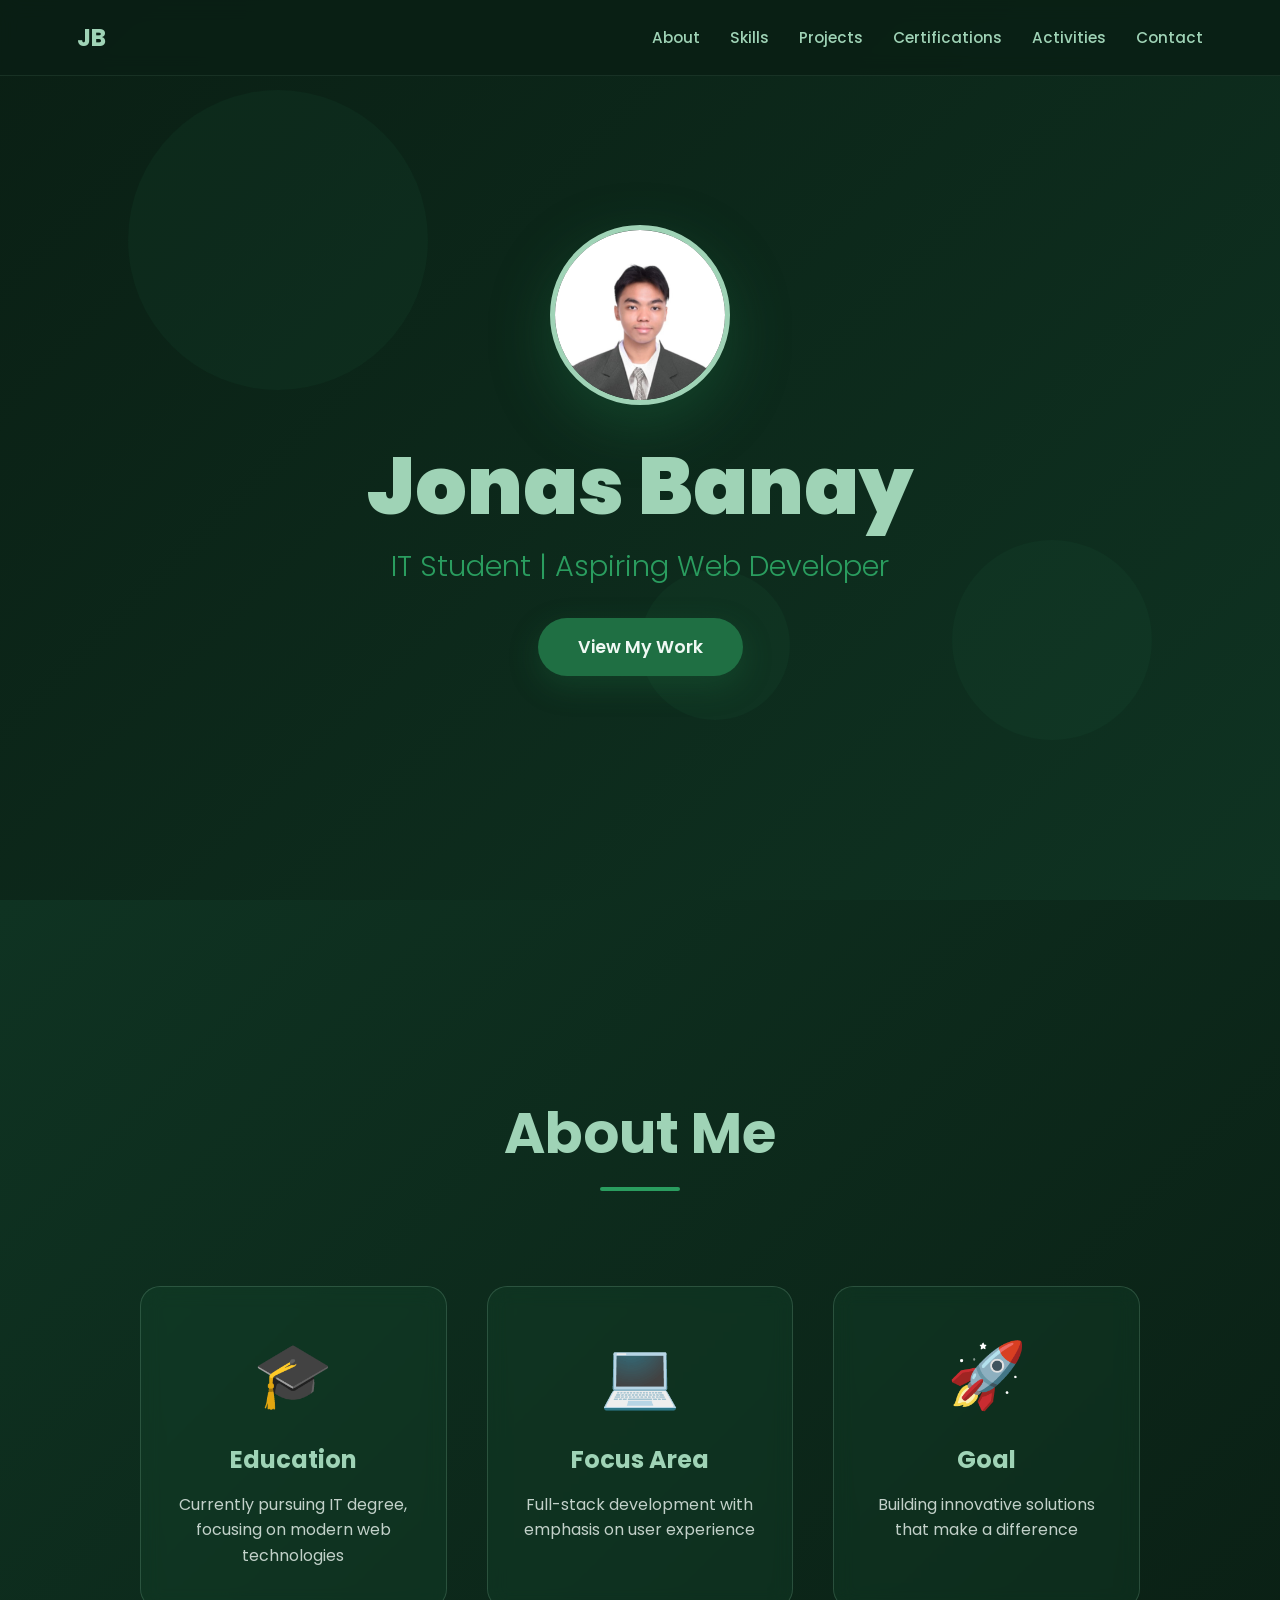
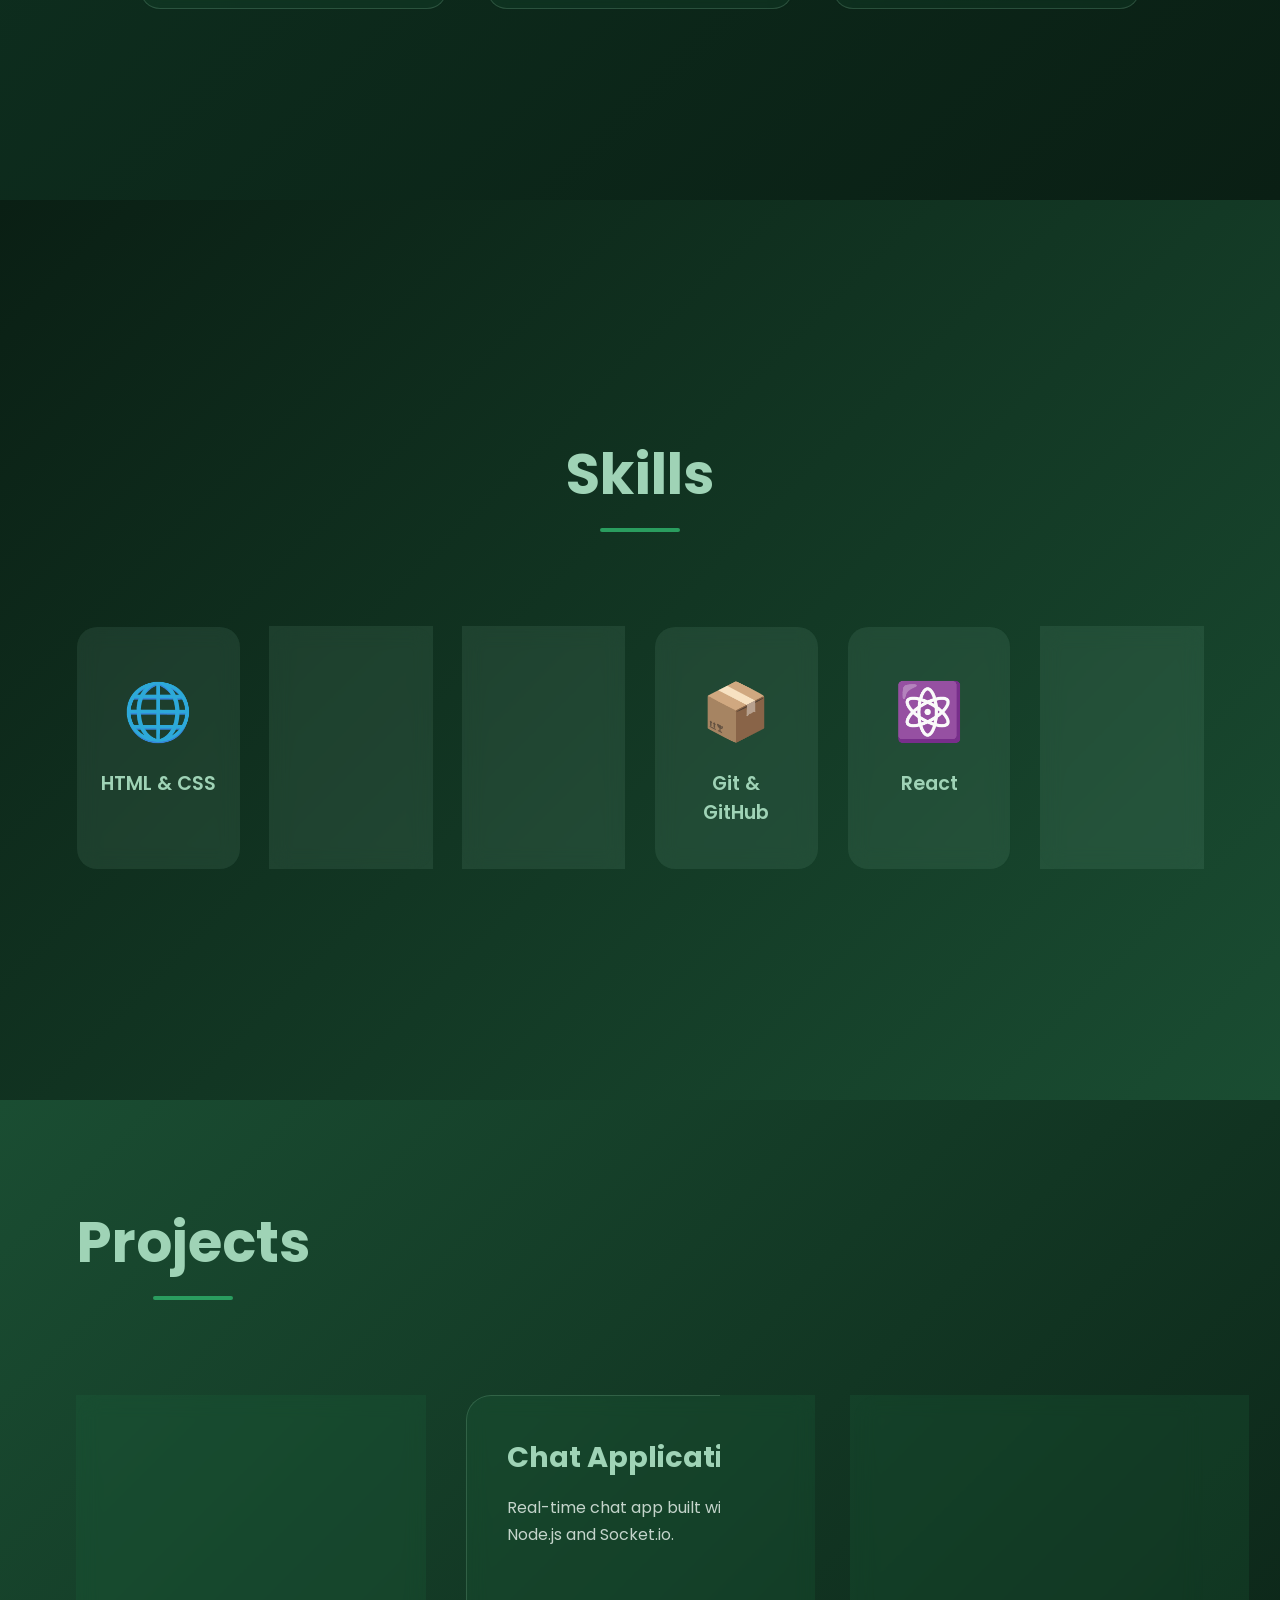
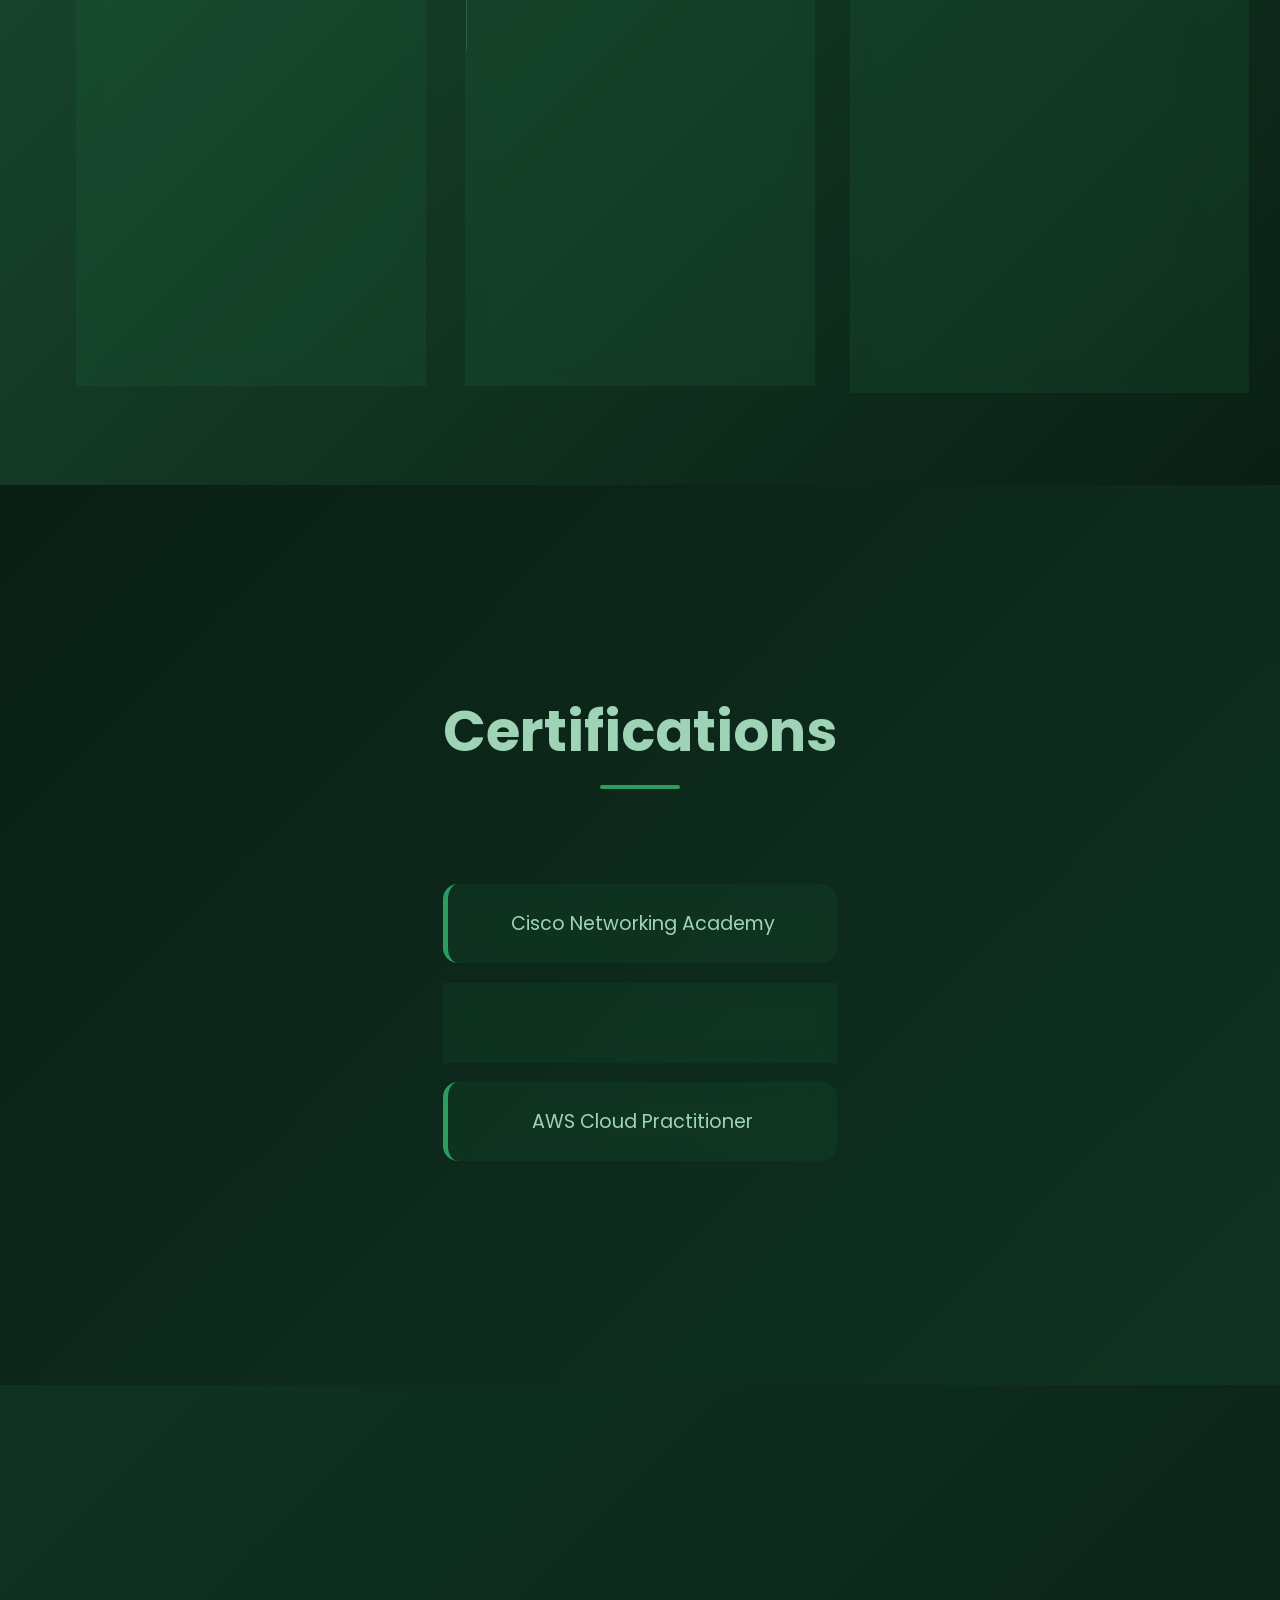
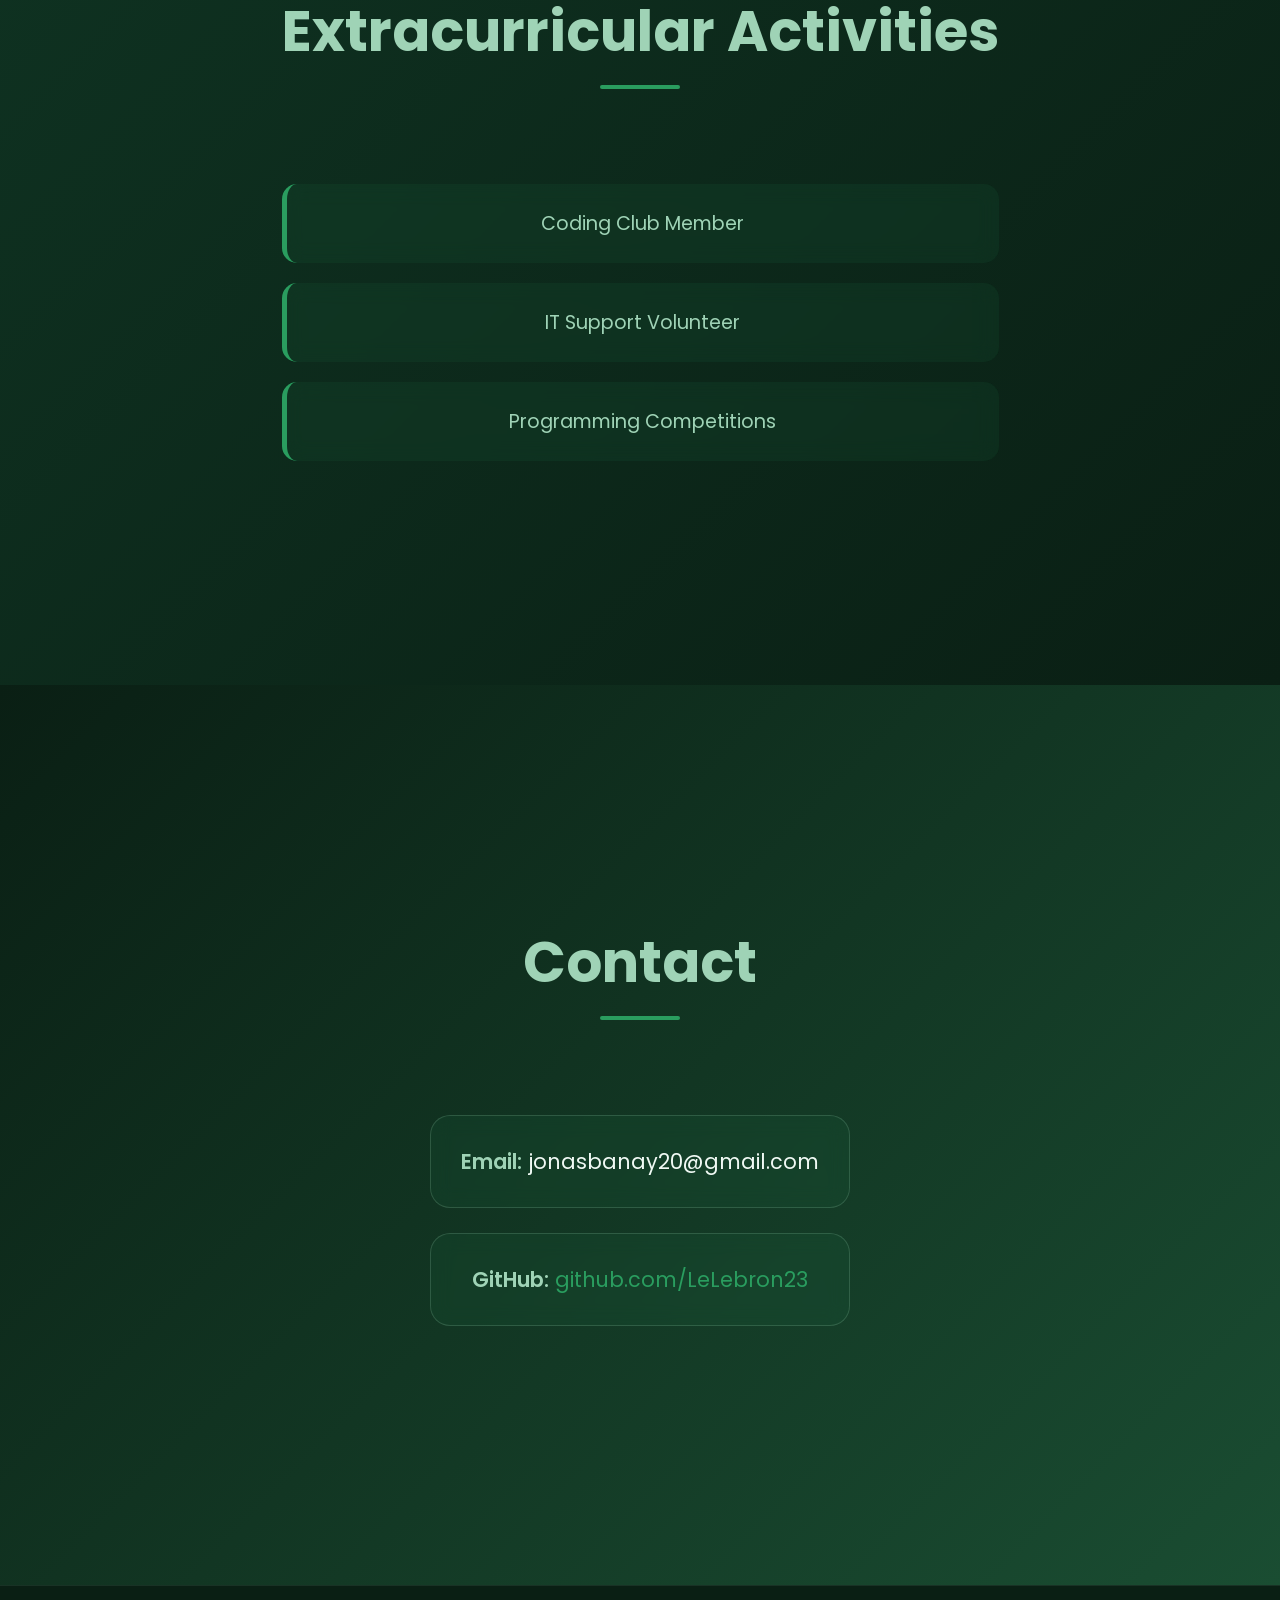
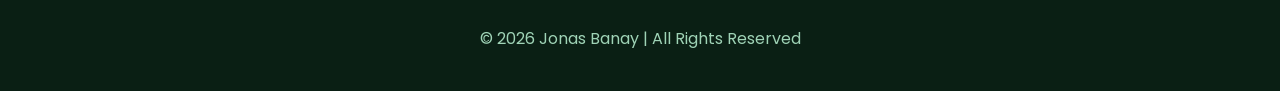
<file: index.html>
<!DOCTYPE html>
<html lang="en">
<head>
<meta charset="UTF-8">
<title>Jonas Banay | IT Portfolio</title>
<meta name="viewport" content="width=device-width, initial-scale=1.0">

<link href="https://fonts.googleapis.com/css2?family=Poppins:wght@300;400;600;700;900&display=swap" rel="stylesheet">

<style>
* {
    margin: 0;
    padding: 0;
    box-sizing: border-box;
}

:root {
    --primary: #1F6F43;
    --primary-light: #2a9d5f;
    --accent: #9FD3B6;
    --dark: #0a1f14;
    --light: #f0f9f4;
}

body {
    font-family: 'Poppins', sans-serif;
    overflow-x: hidden;
    scroll-behavior: smooth;
    background: var(--dark);
    color: var(--light);
}

/* ===== NAVIGATION ===== */
nav {
    position: fixed;
    top: 0;
    width: 100%;
    padding: 20px 6%;
    display: flex;
    justify-content: space-between;
    align-items: center;
    z-index: 1000;
    background: rgba(10, 31, 20, 0.85);
    backdrop-filter: blur(10px);
    border-bottom: 1px solid rgba(159, 211, 182, 0.1);
}

.logo {
    font-size: 1.5rem;
    font-weight: 700;
    color: var(--accent);
    text-decoration: none;
}

.nav-links {
    display: flex;
    gap: 30px;
    list-style: none;
}

.nav-links a {
    color: var(--accent);
    text-decoration: none;
    font-weight: 500;
    font-size: 0.95rem;
    transition: color 0.3s ease;
    position: relative;
}

.nav-links a::after {
    content: '';
    position: absolute;
    bottom: -5px;
    left: 0;
    width: 0;
    height: 2px;
    background: var(--primary-light);
    transition: width 0.3s ease;
}

.nav-links a:hover::after {
    width: 100%;
}

.nav-links a:hover {
    color: var(--primary-light);
}

/* ===== FULL SCREEN SECTIONS ===== */
section {
    min-height: 100vh;
    display: flex;
    align-items: center;
    justify-content: center;
    position: relative;
    padding: 100px 6%;
}

/* ===== HERO SECTION ===== */
#hero {
    background: linear-gradient(135deg, var(--dark) 0%, #0f3322 100%);
    overflow: hidden;
}

.hero-content {
    max-width: 1200px;
    text-align: center;
    z-index: 2;
    position: relative;
}

.profile-pic {
    width: 180px;
    height: 180px;
    border-radius: 50%;
    border: 5px solid var(--accent);
    margin-bottom: 30px;
    animation: float 3s ease-in-out infinite;
    box-shadow: 0 20px 60px rgba(31, 111, 67, 0.4);
}

@keyframes float {
    0%, 100% { transform: translateY(0px); }
    50% { transform: translateY(-20px); }
}

.hero-content h1 {
    font-size: 5rem;
    font-weight: 900;
    color: var(--accent);
    margin-bottom: 15px;
    line-height: 1.1;
}

.hero-content .subtitle {
    font-size: 1.8rem;
    color: var(--primary-light);
    margin-bottom: 30px;
    font-weight: 300;
}

.cta-button {
    display: inline-block;
    padding: 16px 40px;
    background: var(--primary);
    color: var(--light);
    text-decoration: none;
    border-radius: 50px;
    font-weight: 600;
    font-size: 1.1rem;
    transition: all 0.3s ease;
    box-shadow: 0 10px 30px rgba(31, 111, 67, 0.3);
}

.cta-button:hover {
    background: var(--primary-light);
    transform: translateY(-3px);
    box-shadow: 0 15px 40px rgba(42, 157, 95, 0.5);
}

/* Animated Background */
.hero-bg {
    position: absolute;
    width: 100%;
    height: 100%;
    overflow: hidden;
    top: 0;
    left: 0;
}

.circle {
    position: absolute;
    border-radius: 50%;
    background: rgba(31, 111, 67, 0.1);
    animation: drift 20s infinite;
}

.circle:nth-child(1) {
    width: 300px;
    height: 300px;
    top: 10%;
    left: 10%;
    animation-duration: 25s;
}

.circle:nth-child(2) {
    width: 200px;
    height: 200px;
    top: 60%;
    right: 10%;
    animation-duration: 30s;
    animation-delay: -10s;
}

.circle:nth-child(3) {
    width: 150px;
    height: 150px;
    bottom: 20%;
    left: 50%;
    animation-duration: 20s;
    animation-delay: -5s;
}

@keyframes drift {
    0%, 100% { transform: translate(0, 0); }
    25% { transform: translate(50px, -50px); }
    50% { transform: translate(-30px, -80px); }
    75% { transform: translate(30px, -30px); }
}

/* ===== ABOUT SECTION ===== */
#about {
    background: linear-gradient(135deg, #0f3322 0%, var(--dark) 100%);
}

.about-container {
    max-width: 1200px;
    text-align: center;
}

.section-title {
    font-size: 3.5rem;
    font-weight: 700;
    color: var(--accent);
    margin-bottom: 60px;
    position: relative;
    display: inline-block;
}

.section-title::after {
    content: '';
    position: absolute;
    bottom: -15px;
    left: 50%;
    transform: translateX(-50%);
    width: 80px;
    height: 4px;
    background: var(--primary-light);
    border-radius: 2px;
}

.highlights-grid {
    display: grid;
    grid-template-columns: repeat(3, 1fr);
    gap: 40px;
    margin-top: 50px;
    max-width: 1000px;
    margin-left: auto;
    margin-right: auto;
}

@media (max-width: 900px) {
    .highlights-grid {
        grid-template-columns: 1fr;
    }
}

.highlight-card {
    background: rgba(31, 111, 67, 0.15);
    padding: 40px 30px;
    border-radius: 20px;
    backdrop-filter: blur(10px);
    border: 1px solid rgba(159, 211, 182, 0.2);
    transition: all 0.4s ease;
}

.highlight-card:hover {
    transform: translateY(-15px) scale(1.02);
    background: rgba(31, 111, 67, 0.25);
    border-color: var(--accent);
    box-shadow: 0 20px 60px rgba(31, 111, 67, 0.4);
}

.highlight-card .icon {
    font-size: 4rem;
    margin-bottom: 20px;
    display: block;
}

.highlight-card h3 {
    font-size: 1.5rem;
    color: var(--accent);
    margin-bottom: 15px;
}

.highlight-card p {
    color: rgba(240, 249, 244, 0.8);
    line-height: 1.6;
}

/* ===== SKILLS SECTION ===== */
#skills {
    background: linear-gradient(135deg, var(--dark) 0%, #1a4d32 100%);
}

.skills-container {
    max-width: 1200px;
    text-align: center;
    width: 100%;
}

.skills-grid {
    display: grid;
    grid-template-columns: repeat(auto-fit, minmax(160px, 1fr));
    gap: 30px;
    margin-top: 50px;
}

.skill-card {
    background: rgba(159, 211, 182, 0.1);
    padding: 40px 20px;
    border-radius: 20px;
    backdrop-filter: blur(10px);
    border: 2px solid transparent;
    transition: all 0.4s ease;
    position: relative;
    overflow: hidden;
}

.skill-card::before {
    content: '';
    position: absolute;
    top: 0;
    left: 0;
    width: 100%;
    height: 100%;
    background: linear-gradient(135deg, transparent 0%, rgba(42, 157, 95, 0.2) 100%);
    opacity: 0;
    transition: opacity 0.4s ease;
}

.skill-card:hover::before {
    opacity: 1;
}

.skill-card:hover {
    transform: translateY(-12px) rotate(2deg);
    border-color: var(--accent);
    box-shadow: 0 20px 50px rgba(31, 111, 67, 0.5);
}

.skill-icon {
    font-size: 3.5rem;
    margin-bottom: 15px;
    display: block;
    filter: grayscale(0.3);
    transition: filter 0.3s ease;
}

.skill-card:hover .skill-icon {
    filter: grayscale(0);
}

.skill-card h3 {
    font-size: 1.2rem;
    color: var(--accent);
    font-weight: 600;
}

/* ===== PROJECTS SECTION ===== */
#projects {
    background: linear-gradient(135deg, #1a4d32 0%, var(--dark) 100%);
}

.projects-container {
    max-width: 1200px;
    width: 100%;
}

.projects-grid {
    display: grid;
    grid-template-columns: repeat(auto-fit, minmax(320px, 1fr));
    gap: 40px;
    margin-top: 50px;
}

.project-card {
    background: rgba(31, 111, 67, 0.2);
    padding: 40px;
    border-radius: 25px;
    backdrop-filter: blur(10px);
    border: 1px solid rgba(159, 211, 182, 0.2);
    transition: all 0.4s ease;
}

.project-card:hover {
    transform: translateY(-10px);
    background: rgba(31, 111, 67, 0.3);
    box-shadow: 0 25px 70px rgba(31, 111, 67, 0.5);
}

.project-card h3 {
    font-size: 1.8rem;
    color: var(--accent);
    margin-bottom: 15px;
}

.project-card p {
    color: rgba(240, 249, 244, 0.8);
    line-height: 1.7;
    margin-bottom: 20px;
}

/* ===== SNAKE GAME (SCOPED) ===== */
.snake-game {
    text-align: center;
    margin-top: 20px;
}

.snake-game .score-board {
    background: rgba(31, 111, 67, 0.5);
    color: var(--accent);
    padding: 10px;
    border-radius: 10px;
    margin-bottom: 15px;
    font-weight: bold;
    font-size: 1.1rem;
}

.snake-game canvas {
    background-color: #9bbc0f;
    border: 4px solid var(--primary);
    border-radius: 15px;
    box-shadow: 0 10px 30px rgba(0, 0, 0, 0.5);
}

.snake-game .gameOverScreen {
    display: none;
    position: absolute;
    inset: 0;
    background: rgba(10, 31, 20, 0.95);
    color: var(--accent);
    justify-content: center;
    align-items: center;
    flex-direction: column;
    border-radius: 15px;
}

.snake-game .gameOverScreen.show {
    display: flex;
}

.snake-game .gameOverScreen p {
    font-size: 2rem;
    margin-bottom: 20px;
    font-weight: 700;
}

.snake-game button {
    background: var(--primary);
    color: var(--light);
    border: none;
    padding: 12px 30px;
    border-radius: 25px;
    font-weight: bold;
    cursor: pointer;
    font-size: 1rem;
    transition: all 0.3s ease;
}

.snake-game button:hover {
    background: var(--primary-light);
    transform: scale(1.05);
}

/* ===== CERTIFICATIONS SECTION ===== */
#certifications {
    background: linear-gradient(135deg, var(--dark) 0%, #0f3322 100%);
}

.cert-container {
    max-width: 900px;
    text-align: center;
}

.cert-list {
    list-style: none;
    margin-top: 50px;
}

.cert-list li {
    background: rgba(31, 111, 67, 0.15);
    padding: 25px 40px;
    margin-bottom: 20px;
    border-radius: 15px;
    border-left: 5px solid var(--primary-light);
    font-size: 1.2rem;
    color: var(--accent);
    transition: all 0.3s ease;
    backdrop-filter: blur(10px);
}

.cert-list li:hover {
    transform: translateX(10px);
    background: rgba(31, 111, 67, 0.25);
    border-left-color: var(--accent);
}

/* ===== ACTIVITIES SECTION ===== */
#activities {
    background: linear-gradient(135deg, #0f3322 0%, var(--dark) 100%);
}

.activities-container {
    max-width: 900px;
    text-align: center;
}

.activities-list {
    list-style: none;
    margin-top: 50px;
}

.activities-list li {
    background: rgba(31, 111, 67, 0.15);
    padding: 25px 40px;
    margin-bottom: 20px;
    border-radius: 15px;
    border-left: 5px solid var(--primary-light);
    font-size: 1.2rem;
    color: var(--accent);
    transition: all 0.3s ease;
    backdrop-filter: blur(10px);
}

.activities-list li:hover {
    transform: translateX(10px);
    background: rgba(31, 111, 67, 0.25);
    border-left-color: var(--accent);
}

/* ===== CONTACT SECTION ===== */
#contact {
    background: linear-gradient(135deg, var(--dark) 0%, #1a4d32 100%);
}

.contact-container {
    max-width: 800px;
    text-align: center;
}

.contact-info {
    margin-top: 50px;
}

.contact-item {
    background: rgba(31, 111, 67, 0.15);
    padding: 30px;
    margin-bottom: 25px;
    border-radius: 20px;
    font-size: 1.3rem;
    backdrop-filter: blur(10px);
    border: 1px solid rgba(159, 211, 182, 0.2);
    transition: all 0.3s ease;
}

.contact-item:hover {
    background: rgba(31, 111, 67, 0.25);
    transform: scale(1.02);
}

.contact-item strong {
    color: var(--accent);
    font-weight: 600;
}

.contact-item a {
    color: var(--primary-light);
    text-decoration: none;
    transition: color 0.3s ease;
}

.contact-item a:hover {
    color: var(--accent);
}

/* ===== FOOTER ===== */
footer {
    background: var(--dark);
    color: var(--accent);
    text-align: center;
    padding: 40px;
    border-top: 1px solid rgba(159, 211, 182, 0.1);
}

/* ===== RESPONSIVE ===== */
@media (max-width: 768px) {
    .hero-content h1 {
        font-size: 3rem;
    }
    
    .hero-content .subtitle {
        font-size: 1.3rem;
    }
    
    .section-title {
        font-size: 2.5rem;
    }
    
    .nav-links {
        gap: 15px;
    }
    
    .nav-links a {
        font-size: 0.85rem;
    }
    
    section {
        padding: 80px 5%;
    }
}
</style>
</head>

<body>

<!-- Navigation -->
<nav>
    <a href="#hero" class="logo">JB</a>
    <ul class="nav-links">
        <li><a href="#about">About</a></li>
        <li><a href="#skills">Skills</a></li>
        <li><a href="#projects">Projects</a></li>
        <li><a href="#certifications">Certifications</a></li>
        <li><a href="#activities">Activities</a></li>
        <li><a href="#contact">Contact</a></li>
    </ul>
</nav>

<!-- Hero Section -->
<section id="hero">
    <div class="hero-bg">
        <div class="circle"></div>
        <div class="circle"></div>
        <div class="circle"></div>
    </div>
    <div class="hero-content">
        <img src="profile.jpg" alt="Jonas Banay" class="profile-pic">
        <h1>Jonas Banay</h1>
        <p class="subtitle">IT Student | Aspiring Web Developer</p>
        <a href="#projects" class="cta-button">View My Work</a>
    </div>
</section>

<!-- About Section -->
<section id="about">
    <div class="about-container">
        <h2 class="section-title">About Me</h2>
        <div class="highlights-grid">
            <div class="highlight-card">
                <span class="icon">🎓</span>
                <h3>Education</h3>
                <p>Currently pursuing IT degree, focusing on modern web technologies</p>
            </div>
            <div class="highlight-card">
                <span class="icon">💻</span>
                <h3>Focus Area</h3>
                <p>Full-stack development with emphasis on user experience</p>
            </div>
            <div class="highlight-card">
                <span class="icon">🚀</span>
                <h3>Goal</h3>
                <p>Building innovative solutions that make a difference</p>
            </div>
        </div>
    </div>
</section>

<!-- Skills Section -->
<section id="skills">
    <div class="skills-container">
        <h2 class="section-title">Skills</h2>
        <div class="skills-grid">
            <div class="skill-card">
                <span class="skill-icon">🌐</span>
                <h3>HTML & CSS</h3>
            </div>
            <div class="skill-card">
                <span class="skill-icon">⚡</span>
                <h3>JavaScript</h3>
            </div>
            <div class="skill-card">
                <span class="skill-icon">🐍</span>
                <h3>Python</h3>
            </div>
            <div class="skill-card">
                <span class="skill-icon">📦</span>
                <h3>Git & GitHub</h3>
            </div>
            <div class="skill-card">
                <span class="skill-icon">⚛️</span>
                <h3>React</h3>
            </div>
            <div class="skill-card">
                <span class="skill-icon">🟢</span>
                <h3>Node.js</h3>
            </div>
        </div>
    </div>
</section>

<!-- Projects Section -->
<section id="projects">
    <div class="projects-container">
        <h2 class="section-title">Projects</h2>
        <div class="projects-grid">
            <div class="project-card">
                <h3>Portfolio Website</h3>
                <p>Responsive portfolio using HTML, CSS, and JavaScript.</p>
            </div>

            <div class="project-card">
                <h3>Chat Application</h3>
                <p>Real-time chat app built with Node.js and Socket.io.</p>
            </div>

            <!-- SNAKE GAME PROJECT -->
            <div class="project-card">
                <h3>Snake Game</h3>
                <p>Classic Snake game built with JavaScript & Canvas.</p>

                <div class="snake-game">
                    <div class="score-board">Score: <span class="score">0</span></div>
                    <div style="position:relative">
                        <canvas width="300" height="300"></canvas>
                        <div class="gameOverScreen">
                            <p>Game Over</p>
                            <button>Play Again</button>
                        </div>
                    </div>
                </div>
            </div>
        </div>
    </div>
</section>

<!-- Certifications Section -->
<section id="certifications">
    <div class="cert-container">
        <h2 class="section-title">Certifications</h2>
        <ul class="cert-list">
            <li>Cisco Networking Academy</li>
            <li>Web Development Bootcamp</li>
            <li>AWS Cloud Practitioner</li>
        </ul>
    </div>
</section>

<!-- Activities Section -->
<section id="activities">
    <div class="activities-container">
        <h2 class="section-title">Extracurricular Activities</h2>
        <ul class="activities-list">
            <li>Coding Club Member</li>
            <li>IT Support Volunteer</li>
            <li>Programming Competitions</li>
        </ul>
    </div>
</section>

<!-- Contact Section -->
<section id="contact">
    <div class="contact-container">
        <h2 class="section-title">Contact</h2>
        <div class="contact-info">
            <div class="contact-item">
                <strong>Email:</strong> jonasbanay20@gmail.com
            </div>
            <div class="contact-item">
                <strong>GitHub:</strong> <a href="https://github.com/LeLebron23" target="_blank">github.com/LeLebron23</a>
            </div>
        </div>
    </div>
</section>

<footer>
    <p>&copy; 2026 Jonas Banay | All Rights Reserved</p>
</footer>

<script>
(() => {
    const game = document.querySelector('.snake-game');
    const canvas = game.querySelector('canvas');
    const ctx = canvas.getContext('2d');
    const scoreEl = game.querySelector('.score');
    const gameOverScreen = game.querySelector('.gameOverScreen');
    const btn = game.querySelector('button');

    const size = 15;
    let snake, food, dir, score, loop;

    function start() {
        snake = [{x:5,y:5},{x:4,y:5},{x:3,y:5}];
        dir = 'RIGHT';
        score = 0;
        scoreEl.textContent = score;
        gameOverScreen.classList.remove('show');
        spawn();
        clearInterval(loop);
        loop = setInterval(update, 120);
    }

    function spawn() {
        food = {x:Math.floor(Math.random()*20),y:Math.floor(Math.random()*20)};
    }

    function update() {
        const h = {...snake[0]};
        if(dir==='UP')h.y--;
        if(dir==='DOWN')h.y++;
        if(dir==='LEFT')h.x--;
        if(dir==='RIGHT')h.x++;

        if(h.x<0||h.y<0||h.x>=20||h.y>=20||snake.some(s=>s.x===h.x&&s.y===h.y)){
            clearInterval(loop);
            gameOverScreen.classList.add('show');
            return;
        }

        snake.unshift(h);
        if(h.x===food.x&&h.y===food.y){
            score+=10;
            scoreEl.textContent=score;
            spawn();
        } else snake.pop();

        ctx.fillStyle='#9bbc0f';
        ctx.fillRect(0,0,300,300);
        ctx.fillStyle='#306230';
        ctx.fillRect(food.x*size,food.y*size,size,size);
        snake.forEach((s,i)=>{
            ctx.fillStyle=i? '#306230':'#1F6F43';
            ctx.fillRect(s.x*size,s.y*size,size,size);
        });
    }

    document.addEventListener('keydown', e => {
        if (['ArrowUp','ArrowDown','ArrowLeft','ArrowRight'].includes(e.key)) {
            e.preventDefault();
        }

        if(e.key==='ArrowUp'&&dir!=='DOWN')dir='UP';
        if(e.key==='ArrowDown'&&dir!=='UP')dir='DOWN';
        if(e.key==='ArrowLeft'&&dir!=='RIGHT')dir='LEFT';
        if(e.key==='ArrowRight'&&dir!=='LEFT')dir='RIGHT';
    });

    btn.onclick = start;
    start();
})();
</script>

</body>
</html>
</file>
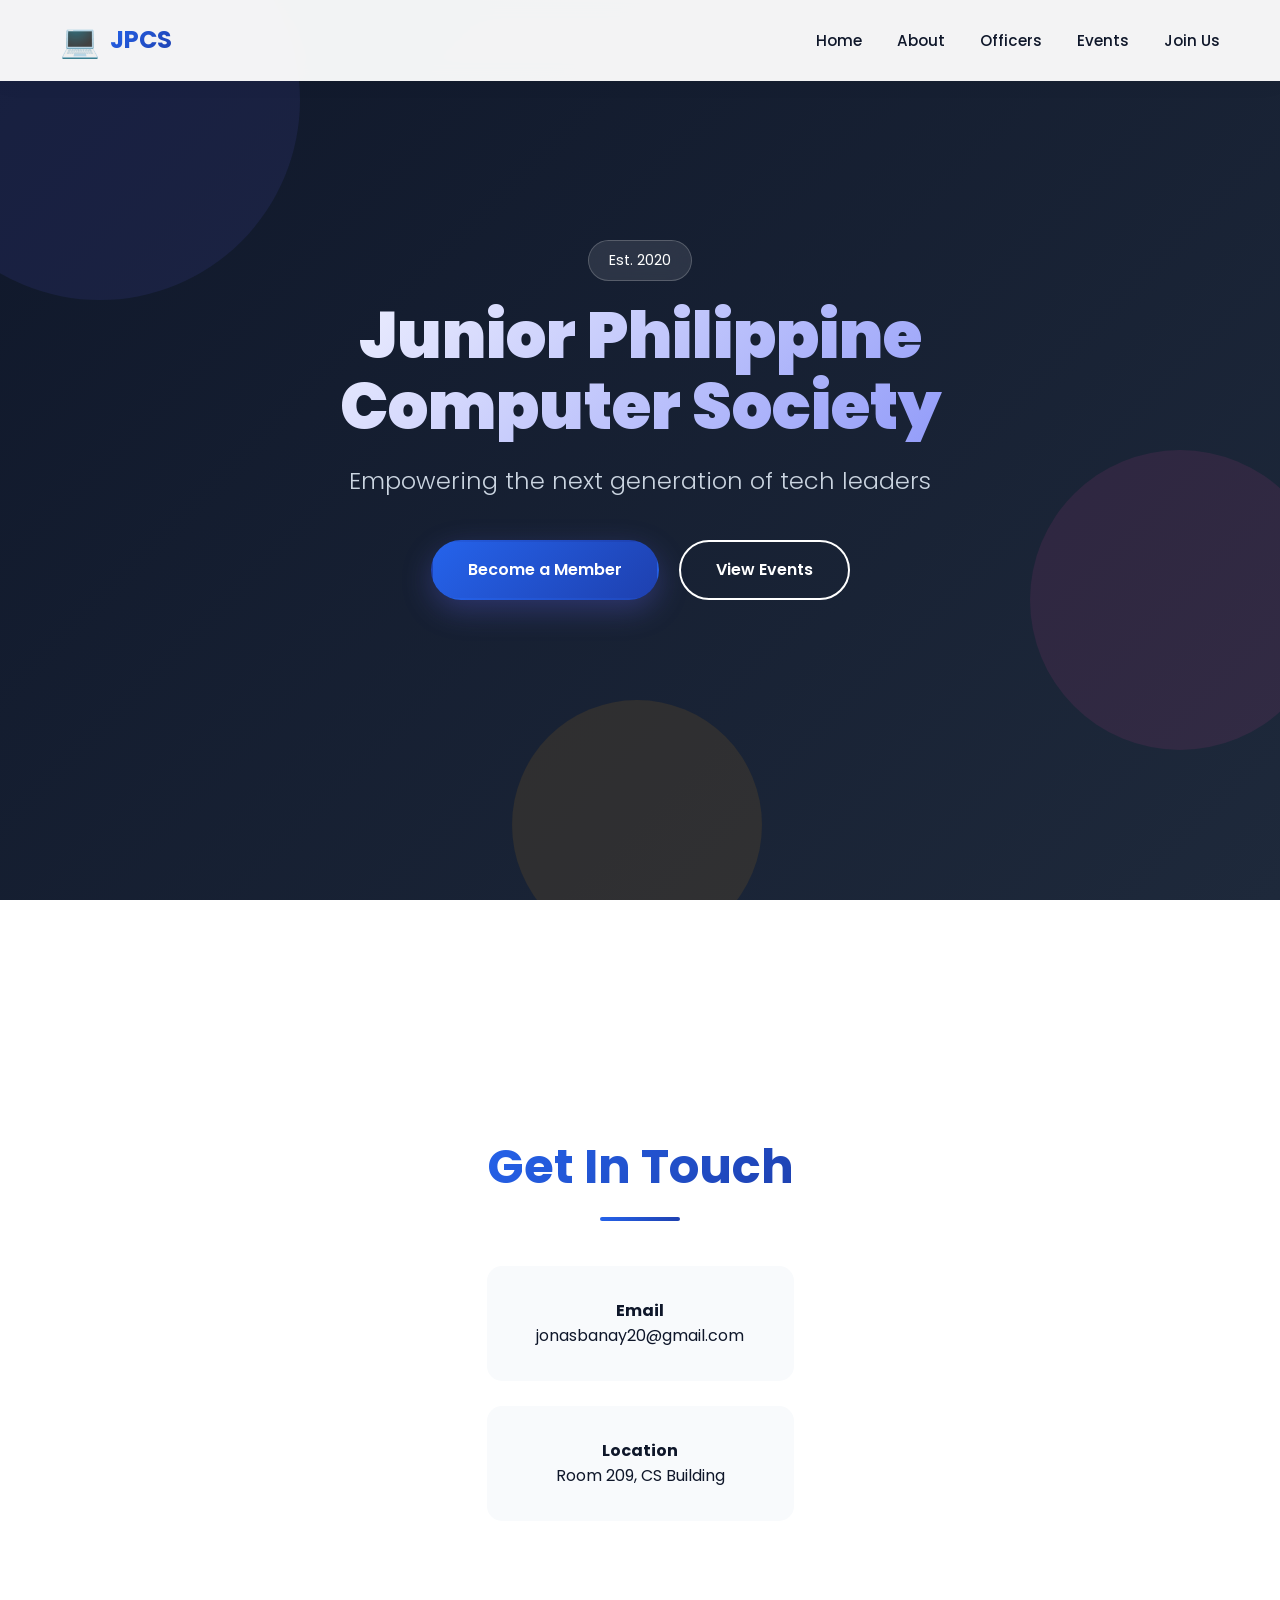
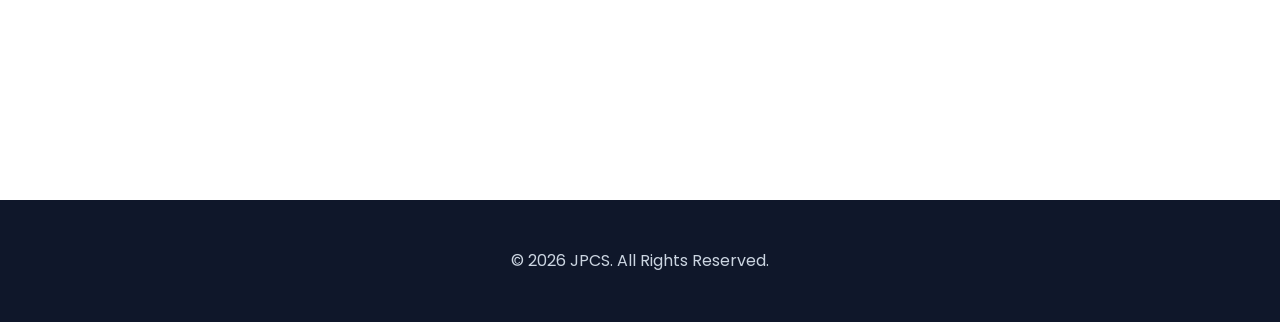
<file: PRELIM EXAM/index.html>
<!DOCTYPE html>
<html lang="en">
<head>
    <meta charset="UTF-8">
    <meta name="viewport" content="width=device-width, initial-scale=1.0">
    <title>Home | JPCS</title>
    <link href="https://fonts.googleapis.com/css2?family=Poppins:wght@300;400;600;700;900&display=swap" rel="stylesheet">
    <link rel="stylesheet" href="styles.css">
</head>
<body> <nav>
    <div class="nav-container">
        <a href="index.html" class="logo">
            <span class="logo-icon">💻</span>
            <span class="logo-text">JPCS</span>
        </a>

        <button class="mobile-menu-toggle" aria-label="Toggle menu">
            <span></span>
            <span></span>
            <span></span>
        </button>

        <ul class="nav-links">
            <li><a href="index.html">Home</a></li>
            <li><a href="about.html">About</a></li>
            <li><a href="officers.html">Officers</a></li>
            <li><a href="events.html">Events</a></li>
            <li><a href="membership.html">Join Us</a></li>
        </ul>
    </div>
</nav>
    <section id="home">
        <div class="hero-bg">
            <div class="circle"></div><div class="circle"></div><div class="circle"></div>
        </div>
        <div class="hero-content">
            <div class="hero-badge">Est. 2020</div>
            <h1 class="hero-title">Junior Philippine Computer Society</h1>
            <p class="hero-subtitle">Empowering the next generation of tech leaders</p>
            <div class="hero-buttons">
                <a href="membership.html" class="cta-button primary">Become a Member</a>
                <a href="events.html" class="cta-button secondary">View Events</a>
            </div>
        </div>
    </section>

    <section id="contact">
        <div class="container">
            <h2 class="section-title">Get In Touch</h2>
            <div class="contact-content">
                <div class="contact-info">
                    <div class="contact-item">
                        <h4>Email</h4>
                        <p>jonasbanay20@gmail.com</p>
                    </div>
                    <div class="contact-item">
                        <h4>Location</h4>
                        <p>Room 209, CS Building</p>
                    </div>
                </div>
            </div>
        </div>
    </section>

    <footer>
        <div class="footer-content">
            <p>&copy; 2026 JPCS. All Rights Reserved.</p>
        </div>
    </footer>
    <script src="script.js"></script>
</body>
</html>
</file>
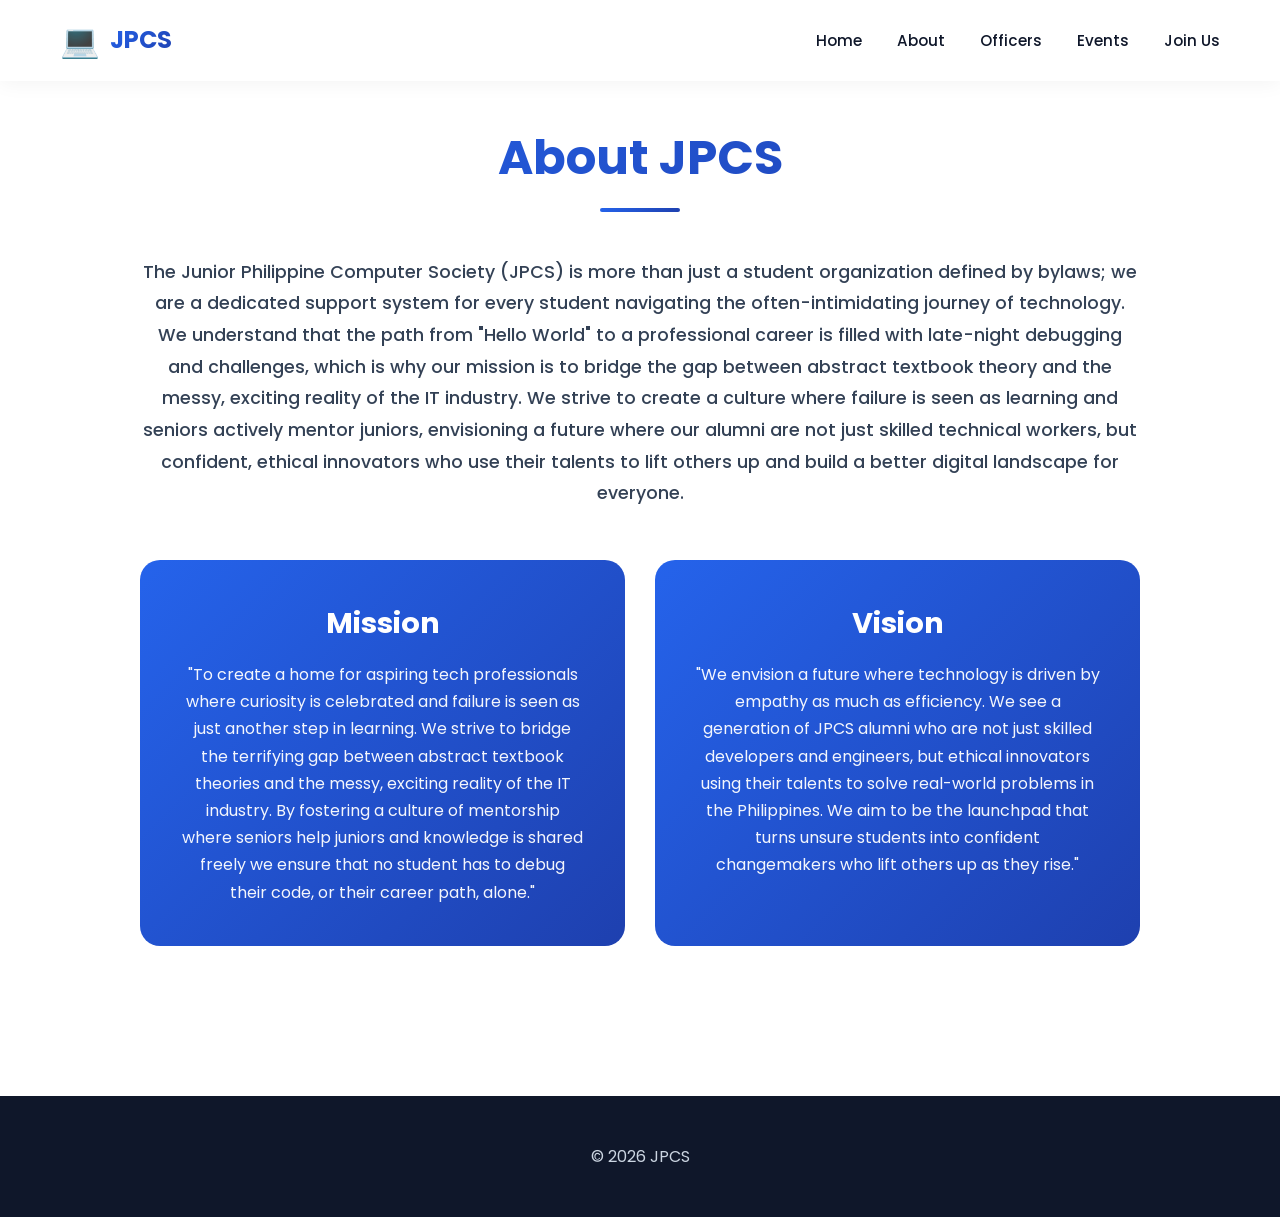
<file: PRELIM EXAM/about.html>
<!DOCTYPE html>
<html lang="en">
<head>
    <meta charset="UTF-8">
    <meta name="viewport" content="width=device-width, initial-scale=1.0">
    <title>About | JPCS</title>
    <link href="https://fonts.googleapis.com/css2?family=Poppins:wght@300;400;600;700;900&display=swap" rel="stylesheet">
    <link rel="stylesheet" href="styles.css">
</head>
<body> <nav>
    <div class="nav-container">
        <a href="index.html" class="logo">
            <span class="logo-icon">💻</span>
            <span class="logo-text">JPCS</span>
        </a>

        <button class="mobile-menu-toggle" aria-label="Toggle menu">
            <span></span>
            <span></span>
            <span></span>
        </button>

        <ul class="nav-links">
            <li><a href="index.html">Home</a></li>
            <li><a href="about.html">About</a></li>
            <li><a href="officers.html">Officers</a></li>
            <li><a href="events.html">Events</a></li>
            <li><a href="membership.html">Join Us</a></li>
        </ul>
    </div>
</nav>
    <section id="about" style="padding-top: 120px;"> <div class="container">
            <h2 class="section-title">About JPCS</h2>
            <div class="about-content">
                 <div class="about-text">
                    <p class="lead">The Junior Philippine Computer Society (JPCS) is more than just a student organization defined by bylaws; we are a dedicated support system for every student navigating the often-intimidating journey of technology. We understand that the path from "Hello World" to a professional career is filled with late-night debugging and challenges, which is why our mission is to bridge the gap between abstract textbook theory and the messy, exciting reality of the IT industry. We strive to create a culture where failure is seen as learning and seniors actively mentor juniors, envisioning a future where our alumni are not just skilled technical workers, but confident, ethical innovators who use their talents to lift others up and build a better digital landscape for everyone.</p>
                 </div>
                 <div class="mission-vision">
                    <div class="mv-card"><h3>Mission</h3><p>"To create a home for aspiring tech professionals where curiosity is celebrated and failure is seen as just another step in learning. We strive to bridge the terrifying gap between abstract textbook theories and the messy, exciting reality of the IT industry. By fostering a culture of mentorship where seniors help juniors and knowledge is shared freely we ensure that no student has to debug their code, or their career path, alone."</p></div>
                    <div class="mv-card"><h3>Vision</h3><p>"We envision a future where technology is driven by empathy as much as efficiency. We see a generation of JPCS alumni who are not just skilled developers and engineers, but ethical innovators using their talents to solve real-world problems in the Philippines. We aim to be the launchpad that turns unsure students into confident changemakers who lift others up as they rise."</p></div>
                 </div>
            </div>
        </div>
    </section>

    <footer><p>&copy; 2026 JPCS</p></footer>
    <script src="script.js"></script>
</body>
</html>
</file>
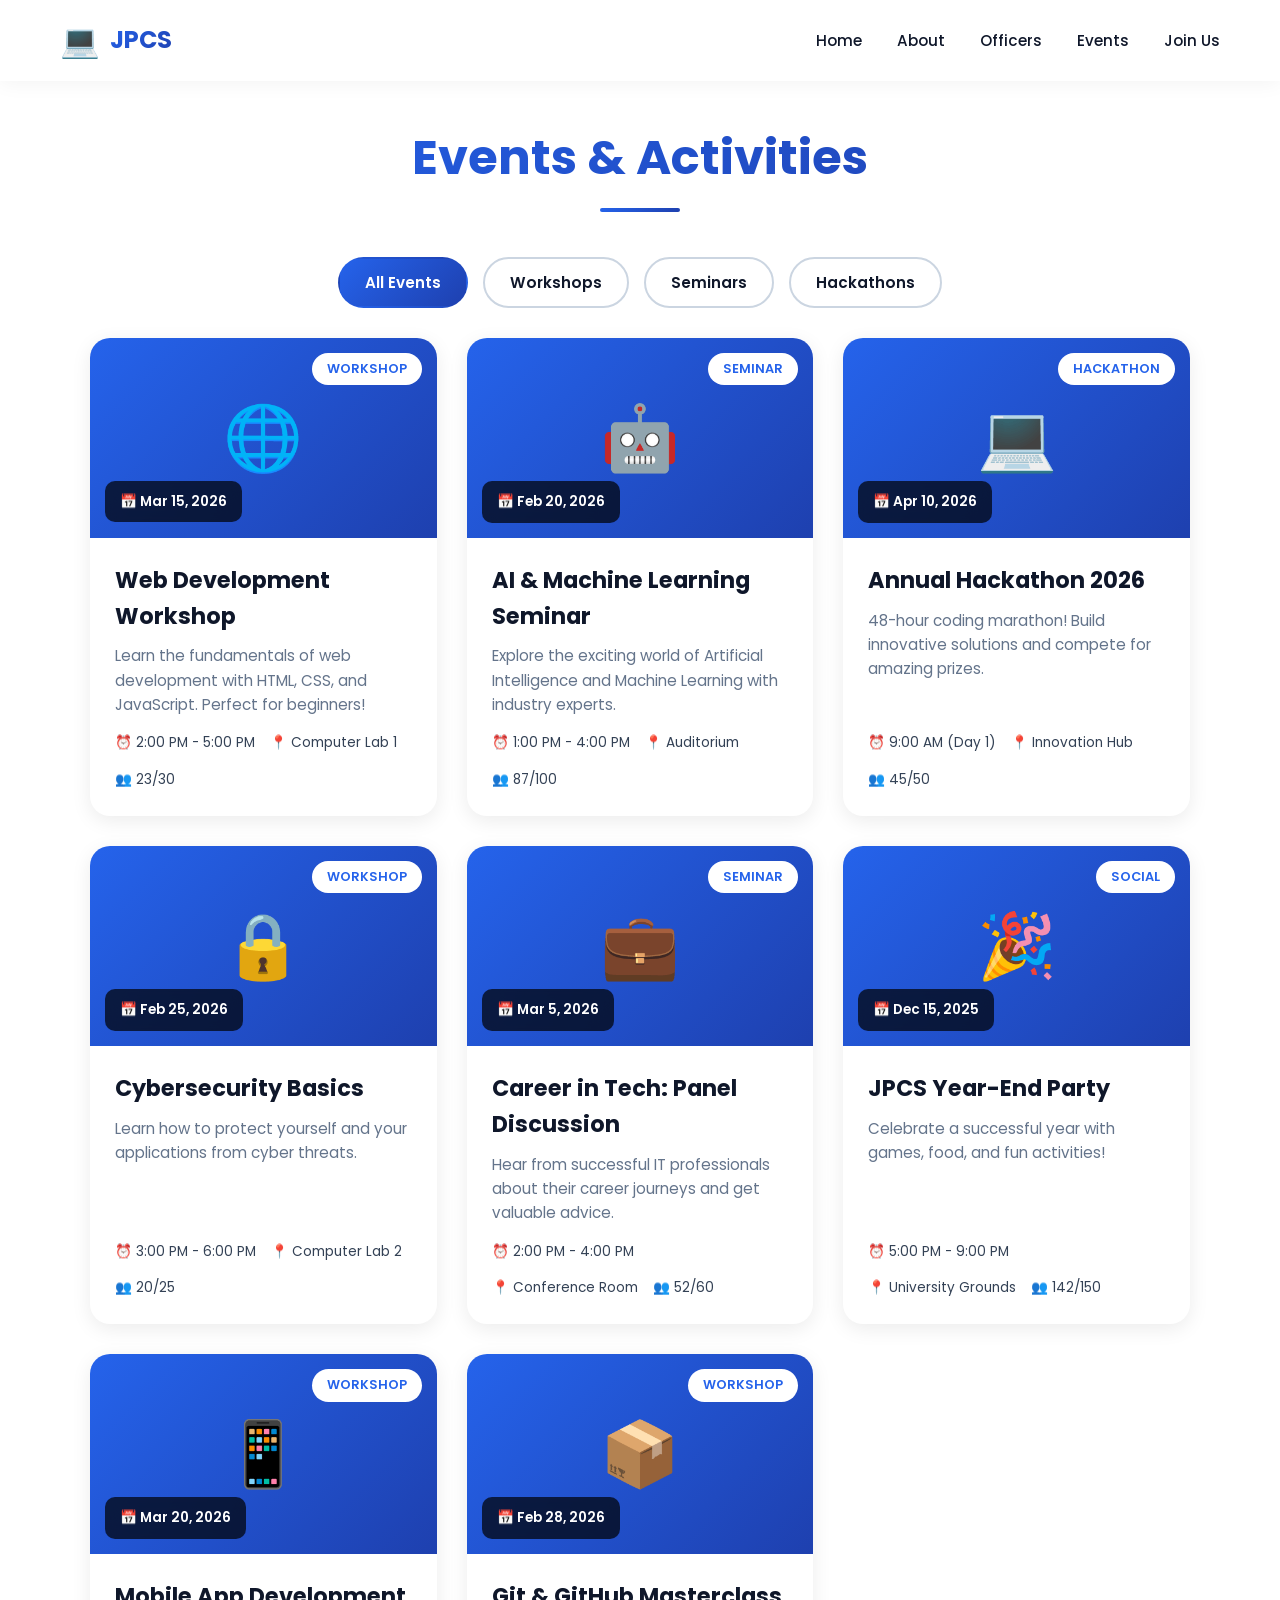
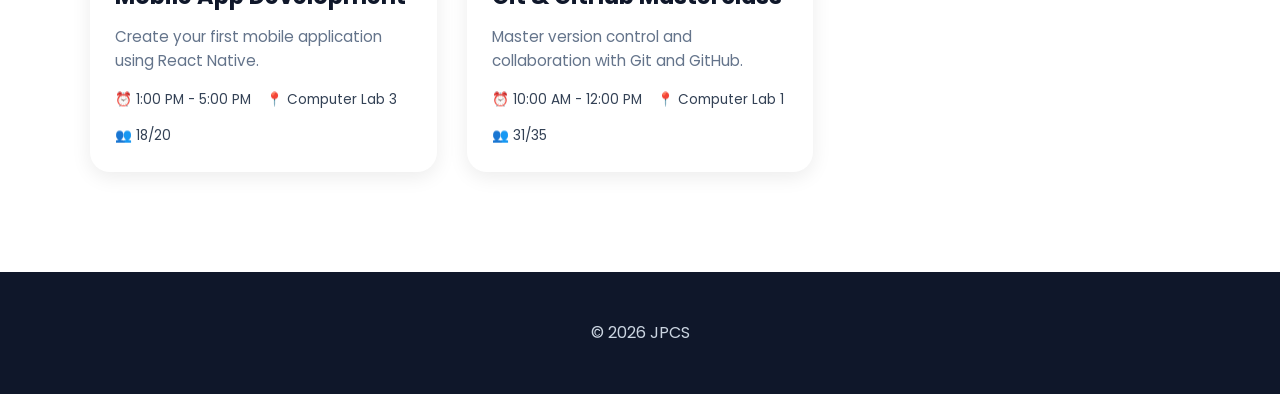
<file: PRELIM EXAM/events.html>
<!DOCTYPE html>
<html lang="en">
<head>
    <meta charset="UTF-8">
    <meta name="viewport" content="width=device-width, initial-scale=1.0">
    <title>Events | JPCS</title>
    <link href="https://fonts.googleapis.com/css2?family=Poppins:wght@300;400;600;700;900&display=swap" rel="stylesheet">
    <link rel="stylesheet" href="styles.css">
</head>
<body> <nav>
    <div class="nav-container">
        <a href="index.html" class="logo">
            <span class="logo-icon">💻</span>
            <span class="logo-text">JPCS</span>
        </a>

        <button class="mobile-menu-toggle" aria-label="Toggle menu">
            <span></span>
            <span></span>
            <span></span>
        </button>

        <ul class="nav-links">
            <li><a href="index.html">Home</a></li>
            <li><a href="about.html">About</a></li>
            <li><a href="officers.html">Officers</a></li>
            <li><a href="events.html">Events</a></li>
            <li><a href="membership.html">Join Us</a></li>
        </ul>
    </div>
</nav>
    <section id="events" style="padding-top: 120px;">
        <div class="container">
            <h2 class="section-title">Events & Activities</h2>
            
            <div class="event-filters">
                <button class="filter-btn active" data-filter="all">All Events</button>
                <button class="filter-btn" data-filter="workshop">Workshops</button>
                <button class="filter-btn" data-filter="seminar">Seminars</button>
                <button class="filter-btn" data-filter="hackathon">Hackathons</button>
            </div>

            <div class="events-grid" id="events-grid">
                </div>
        </div>
    </section>

    <div id="event-modal" class="modal">
        <div class="modal-content">
            <button class="modal-close">&times;</button>
            <div id="modal-body"></div>
        </div>
    </div>

    <footer><p>&copy; 2026 JPCS</p></footer>
    <script src="script.js"></script>
</body>
</html>
</file>
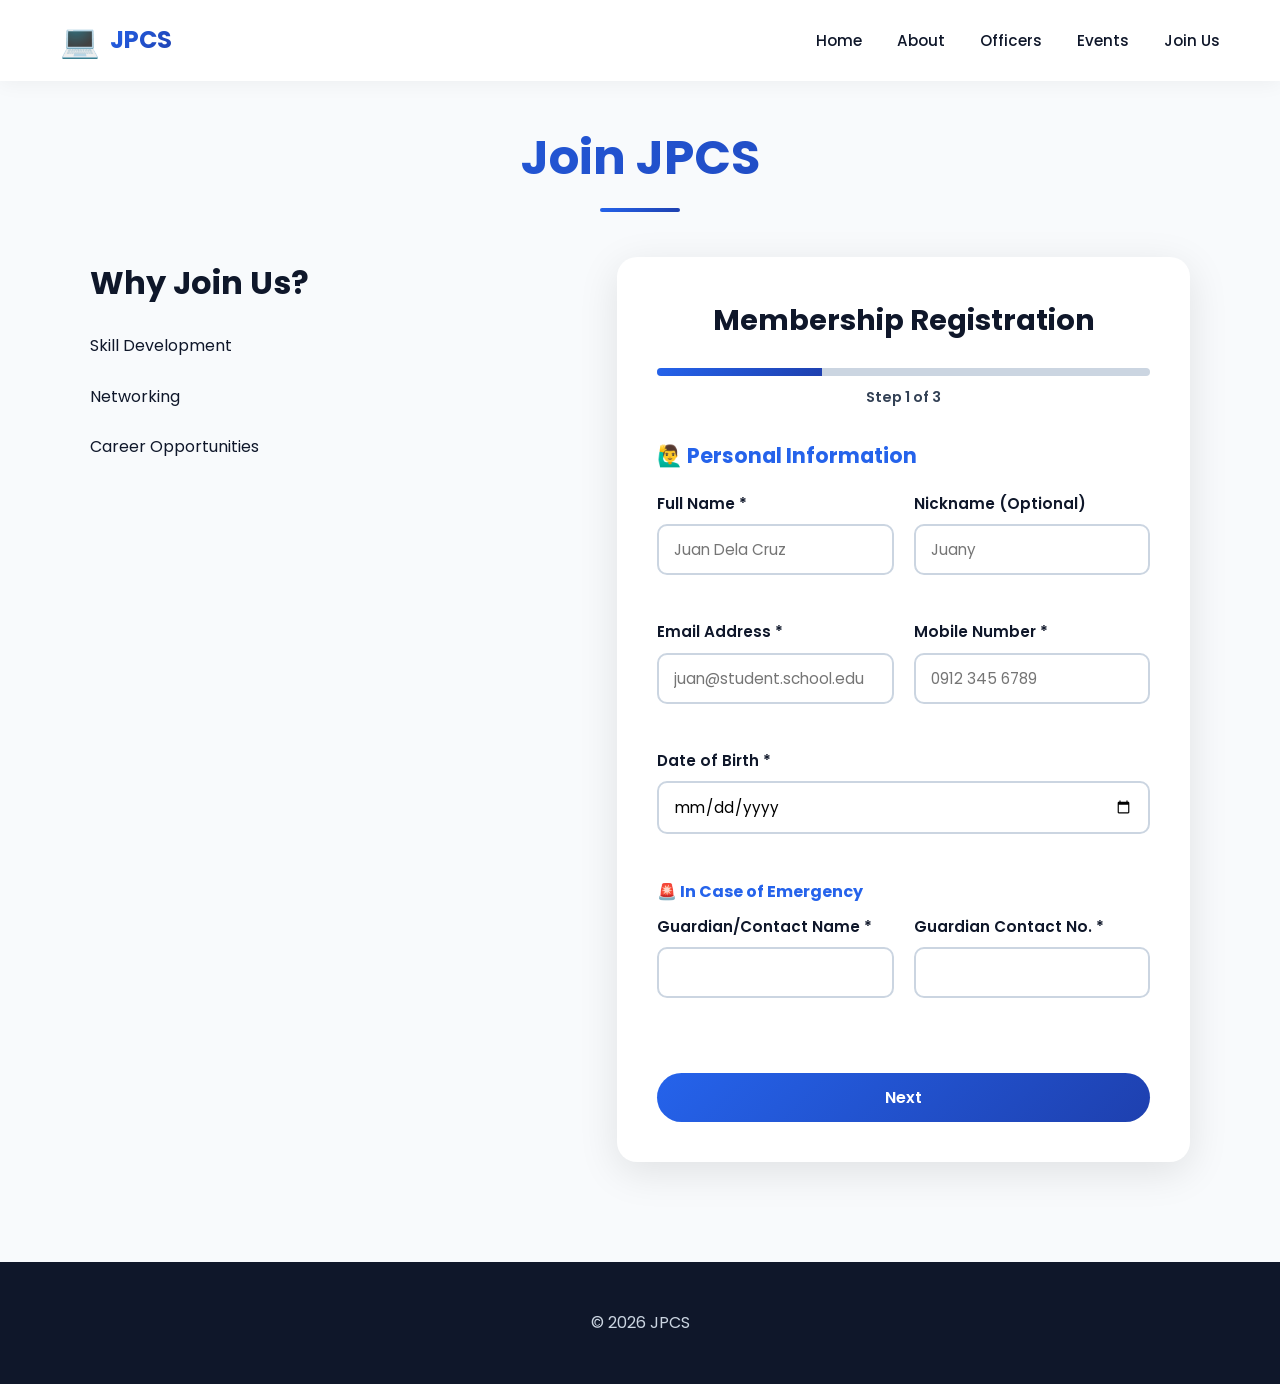
<file: PRELIM EXAM/membership.html>
<!DOCTYPE html>
<html lang="en">
<head>
    <meta charset="UTF-8">
    <meta name="viewport" content="width=device-width, initial-scale=1.0">
    <title>Join Us | JPCS</title>
    <link href="https://fonts.googleapis.com/css2?family=Poppins:wght@300;400;600;700;900&display=swap" rel="stylesheet">
    <link rel="stylesheet" href="styles.css">
</head>
<body> <nav>
    <div class="nav-container">
        <a href="index.html" class="logo">
            <span class="logo-icon">💻</span>
            <span class="logo-text">JPCS</span>
        </a>

        <button class="mobile-menu-toggle" aria-label="Toggle menu">
            <span></span>
            <span></span>
            <span></span>
        </button>

        <ul class="nav-links">
            <li><a href="index.html">Home</a></li>
            <li><a href="about.html">About</a></li>
            <li><a href="officers.html">Officers</a></li>
            <li><a href="events.html">Events</a></li>
            <li><a href="membership.html">Join Us</a></li>
        </ul>
    </div>
</nav>
    <section id="membership" style="padding-top: 120px;">
        <div class="container">
            <h2 class="section-title">Join JPCS</h2>
            <div class="membership-content">
                <div class="membership-info">
                    <h3>Why Join Us?</h3>
                    <ul class="benefits-list">
                        <li>Skill Development</li>
                        <li>Networking</li>
                        <li>Career Opportunities</li>
                    </ul>
                </div>
                
                <div class="registration-form-container">
                    <h3>Membership Registration</h3>
                    <form id="membership-form" class="membership-form">
    <div class="form-progress">
        <div class="progress-bar">
            <div class="progress-fill" id="progress-fill"></div>
        </div>
        <div class="progress-text">Step <span id="current-step">1</span> of 3</div>
    </div>

    <div class="form-step active" data-step="1">
        <h4>🙋‍♂️ Personal Information</h4>
        
        <div class="form-row" style="display: flex; gap: 20px;">
            <div class="form-group" style="flex: 1;">
                <label for="fullName">Full Name *</label>
                <input type="text" id="fullName" name="fullName" placeholder="Juan Dela Cruz" required>
                <span class="error-message"></span>
            </div>
            <div class="form-group" style="flex: 1;">
                <label for="nickname">Nickname (Optional)</label>
                <input type="text" id="nickname" name="nickname" placeholder="Juany">
            </div>
        </div>

        <div class="form-row" style="display: flex; gap: 20px;">
            <div class="form-group" style="flex: 1;">
                <label for="email">Email Address *</label>
                <input type="email" id="email" name="email" placeholder="juan@student.school.edu" required>
                <span class="error-message"></span>
            </div>
            <div class="form-group" style="flex: 1;">
                <label for="phone">Mobile Number *</label>
                <input type="tel" id="phone" name="phone" placeholder="0912 345 6789" required>
                <span class="error-message"></span>
            </div>
        </div>

        <div class="form-group">
            <label for="birthdate">Date of Birth *</label>
            <input type="date" id="birthdate" name="birthdate" required>
            <span class="error-message"></span>
        </div>

        <h5 style="color: var(--primary); margin: 15px 0 10px; font-size: 1rem;">🚨 In Case of Emergency</h5>
        <div class="form-row" style="display: flex; gap: 20px;">
            <div class="form-group" style="flex: 1;">
                <label for="emergencyName">Guardian/Contact Name *</label>
                <input type="text" id="emergencyName" name="emergencyName" required>
                <span class="error-message"></span>
            </div>
            <div class="form-group" style="flex: 1;">
                <label for="emergencyPhone">Guardian Contact No. *</label>
                <input type="tel" id="emergencyPhone" name="emergencyPhone" required>
                <span class="error-message"></span>
            </div>
        </div>
    </div>

    <div class="form-step" data-step="2">
        <h4>🎓 Academic & Tech Profile</h4>
        
        <div class="form-row" style="display: flex; gap: 20px;">
            <div class="form-group" style="flex: 1;">
                <label for="studentId">Student ID Number *</label>
                <input type="text" id="studentId" name="studentId" required>
                <span class="error-message"></span>
            </div>
            <div class="form-group" style="flex: 1;">
                <label for="yearLevel">Year Level *</label>
                <select id="yearLevel" name="yearLevel" required>
                    <option value="">Select Year</option>
                    <option value="1">1st Year</option>
                    <option value="2">2nd Year</option>
                    <option value="3">3rd Year</option>
                    <option value="4">4th Year</option>
                </select>
                <span class="error-message"></span>
            </div>
        </div>

        <div class="form-group">
            <label for="course">Course/Program *</label>
            <select id="course" name="course" required>
                <option value="">Select your course</option>
                <option value="BSIT">BS Information Technology</option>
                <option value="BSCS">BS Computer Science</option>
                <option value="BSCpE">BS Computer Engineering</option>
                <option value="BSIS">BS Information Systems</option>
                <option value="Other">Other</option>
            </select>
            <span class="error-message"></span>
        </div>

        <h5 style="color: var(--primary); margin: 15px 0 10px; font-size: 1rem;">🌐 Digital Footprint (Optional)</h5>
        <div class="form-group">
            <label for="discord">Discord Username (for our server)</label>
            <input type="text" id="discord" name="discord" placeholder="username#1234">
        </div>
        <div class="form-group">
            <label for="github">GitHub/Portfolio Link</label>
            <input type="url" id="github" name="github" placeholder="https://github.com/yourname">
        </div>
    </div>

    <div class="form-step" data-step="3">
        <h4>👕 Logistics & Interests</h4>

        <div class="form-group">
            <label for="shirtSize">T-Shirt Size (Asian Fit) *</label>
            <select id="shirtSize" name="shirtSize" required>
                <option value="">Select Size</option>
                <option value="XS">XS</option>
                <option value="S">Small</option>
                <option value="M">Medium</option>
                <option value="L">Large</option>
                <option value="XL">XL</option>
                <option value="2XL">2XL</option>
            </select>
            <span class="error-message"></span>
        </div>

        <div class="form-group">
            <label>Which teams are you interested in joining?</label>
            <div class="checkbox-group">
                <label class="checkbox-label">
                    <input type="checkbox" name="interests" value="web-dev">
                    <span>🕸️ Web Dev Team</span>
                </label>
                <label class="checkbox-label">
                    <input type="checkbox" name="interests" value="creative">
                    <span>🎨 Creative/Design</span>
                </label>
                <label class="checkbox-label">
                    <input type="checkbox" name="interests" value="events">
                    <span>📋 Events Management</span>
                </label>
                <label class="checkbox-label">
                    <input type="checkbox" name="interests" value="cybersecurity">
                    <span>🔒 Cybersecurity</span>
                </label>
                <label class="checkbox-label">
                    <input type="checkbox" name="interests" value="game-dev">
                    <span>🎮 Game Dev</span>
                </label>
            </div>
        </div>

        <div class="form-group">
            <label for="expectations">One thing you want to learn this year?</label>
            <textarea id="expectations" name="expectations" rows="3" placeholder="e.g. How to deploy a website, Python basics..."></textarea>
        </div>

        <div class="form-group">
            <label class="checkbox-label">
                <input type="checkbox" id="terms" name="terms" required>
                <span>I agree to the JPCS Data Privacy Policy *</span>
            </label>
            <span class="error-message"></span>
        </div>
    </div>

    <div class="form-navigation">
        <button type="button" class="btn-secondary" id="prev-btn" style="display: none;">Previous</button>
        <button type="button" class="btn-primary" id="next-btn">Next</button>
        <button type="submit" class="btn-primary" id="submit-btn" style="display: none;">Submit Registration</button>
    </div>
</form>
                </div>
            </div>
        </div>
    </section>

    <footer><p>&copy; 2026 JPCS</p></footer>
    <script src="script.js"></script>
</body>
</html>
</file>
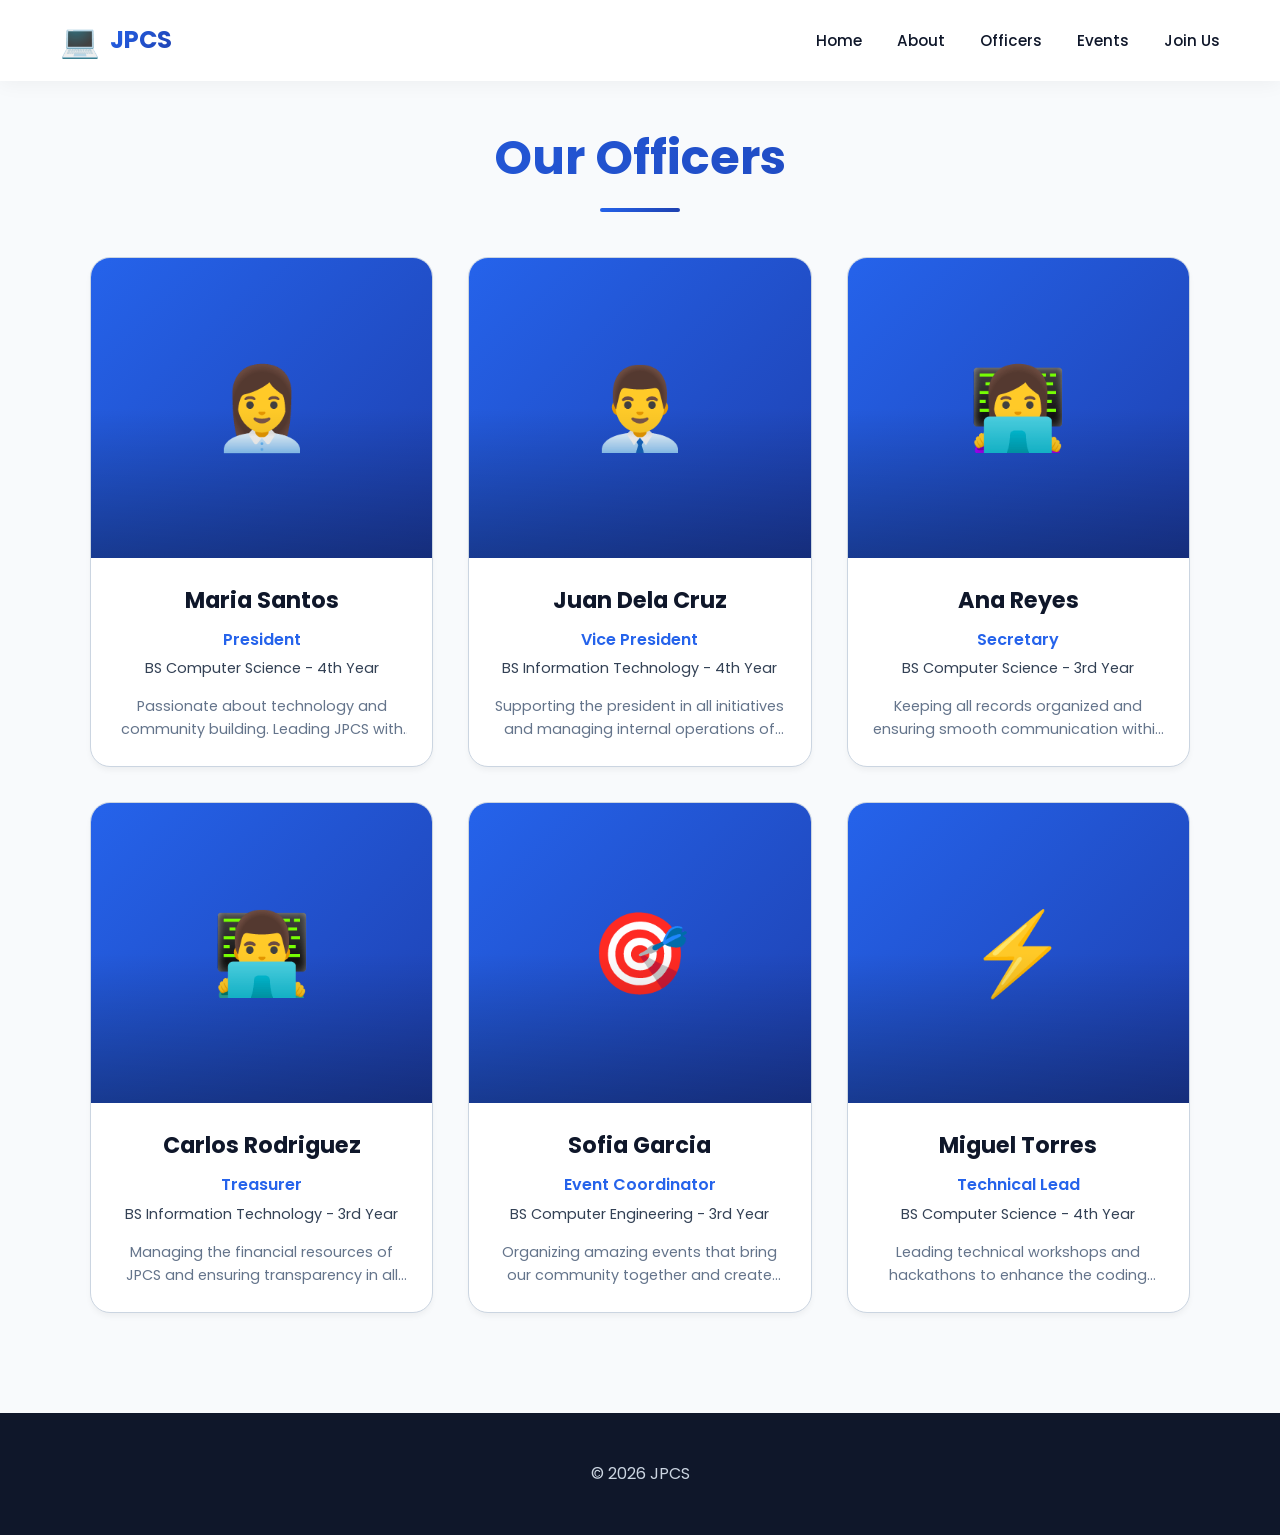
<file: PRELIM EXAM/officers.html>
<!DOCTYPE html>
<html lang="en">
<head>
    <meta charset="UTF-8">
    <meta name="viewport" content="width=device-width, initial-scale=1.0">
    <title>Officers | JPCS</title>
    <link href="https://fonts.googleapis.com/css2?family=Poppins:wght@300;400;600;700;900&display=swap" rel="stylesheet">
    <link rel="stylesheet" href="styles.css">
</head>
<body> <nav>
    <div class="nav-container">
        <a href="index.html" class="logo">
            <span class="logo-icon">💻</span>
            <span class="logo-text">JPCS</span>
        </a>

        <button class="mobile-menu-toggle" aria-label="Toggle menu">
            <span></span>
            <span></span>
            <span></span>
        </button>

        <ul class="nav-links">
            <li><a href="index.html">Home</a></li>
            <li><a href="about.html">About</a></li>
            <li><a href="officers.html">Officers</a></li>
            <li><a href="events.html">Events</a></li>
            <li><a href="membership.html">Join Us</a></li>
        </ul>
    </div>
</nav>
    <section id="officers" style="padding-top: 120px;">
        <div class="container">
            <h2 class="section-title">Our Officers</h2>
            <div class="officers-grid" id="officers-grid">
                </div>
        </div>
    </section>

    <div id="officer-modal" class="modal">
        <div class="modal-content">
            <button class="modal-close">&times;</button>
            <div id="officer-modal-body"></div>
        </div>
    </div>

    <footer><p>&copy; 2026 JPCS</p></footer>
    <script src="script.js"></script>
</body>
</html>
</file>
<file: PRELIM EXAM/styles.css>
/* ===== RESET & VARIABLES ===== */
* {
    margin: 0;
    padding: 0;
    box-sizing: border-box;
}

:root {
    /* === COLOR PALETTE: PROFESSIONAL TECH (Blue & Slate) === */
    --primary: #2563eb;       /* Royal Blue - Main Brand Color */
    --primary-dark: #1e40af;  /* Navy - Hover States */
    --primary-light: #60a5fa; /* Sky Blue - Accents */
    
    --secondary: #475569;     /* Slate Grey - Secondary Buttons/Tags */
    --accent: #0ea5e9;        /* Cyan - Highlights */
    
    --success: #10b981;       /* Green - Success Messages */
    --warning: #f59e0b;       /* Orange - Warnings */

    /* === BACKGROUND SYSTEM (The Premium Off-White Look) === */
    --dark: #0f172a;          /* Deep Navy/Black - Main Text */
    --dark-2: #334155;        /* Slate - Secondary Text */
    
    --light: #f8fafc;         /* Slate 50 - PAGE BACKGROUND (Off-White) */
    --light-2: #cbd5e1;       /* Slate 300 - Borders */
    --white: #ffffff;         /* Pure White - CARD BACKGROUND */
    
    /* === GRADIENTS === */
    /* Professional Blue Gradient */
    --gradient-1: linear-gradient(135deg, #2563eb 0%, #1e40af 100%);
    /* Blue to Cyan Gradient (for stats/accents) */
    --gradient-2: linear-gradient(135deg, #3b82f6 0%, #06b6d4 100%); 
    /* Dark Gradient (for footer/hero) */
    --gradient-3: linear-gradient(135deg, #0f172a 0%, #1e293b 100%);
}

body {
    font-family: 'Poppins', sans-serif;
    overflow-x: hidden;
    scroll-behavior: smooth;
    background: var(--light);
    color: var(--dark);
    line-height: 1.6;
}

.container {
    max-width: 1200px;
    margin: 0 auto;
    padding: 0 20px;
}

/* ===== NAVIGATION ===== */
nav {
    position: fixed;
    top: 0;
    width: 100%;
    padding: 15px 0;
    z-index: 1000;
    background: rgba(255, 255, 255, 0.95);
    backdrop-filter: blur(10px);
    box-shadow: 0 2px 20px rgba(0, 0, 0, 0.05);
    transition: all 0.3s ease;
}

nav.scrolled {
    padding: 10px 0;
    box-shadow: 0 2px 30px rgba(0, 0, 0, 0.1);
}

.nav-container {
    max-width: 1200px;
    margin: 0 auto;
    padding: 0 20px;
    display: flex;
    justify-content: space-between;
    align-items: center;
}

.logo {
    display: flex;
    align-items: center;
    gap: 10px;
    text-decoration: none;
    font-weight: 700;
    font-size: 1.5rem;
    color: var(--primary);
    transition: transform 0.3s ease;
}

.logo:hover {
    transform: scale(1.05);
}

.logo-icon {
    font-size: 2rem;
}

.logo-text {
    background: var(--gradient-1);
    -webkit-background-clip: text;
    -webkit-text-fill-color: transparent;
    background-clip: text;
}

.nav-links {
    display: flex;
    gap: 35px;
    list-style: none;
    align-items: center;
}

.nav-links a {
    color: var(--dark);
    text-decoration: none;
    font-weight: 500;
    font-size: 0.95rem;
    transition: color 0.3s ease;
    position: relative;
}

.nav-links a::after {
    content: '';
    position: absolute;
    bottom: -5px;
    left: 0;
    width: 0;
    height: 2px;
    background: var(--gradient-1);
    transition: width 0.3s ease;
}

.nav-links a:hover::after {
    width: 100%;
}

.nav-links a:hover {
    color: var(--primary);
}

/* Mobile Menu Toggle */
.mobile-menu-toggle {
    display: none;
    flex-direction: column;
    gap: 5px;
    background: none;
    border: none;
    cursor: pointer;
    padding: 5px;
}

.mobile-menu-toggle span {
    width: 25px;
    height: 3px;
    background: var(--primary);
    border-radius: 2px;
    transition: all 0.3s ease;
}

.mobile-menu-toggle.active span:nth-child(1) {
    transform: rotate(45deg) translate(8px, 8px);
}

.mobile-menu-toggle.active span:nth-child(2) {
    opacity: 0;
}

.mobile-menu-toggle.active span:nth-child(3) {
    transform: rotate(-45deg) translate(7px, -7px);
}

/* ===== SECTIONS ===== */
section {
    min-height: 100vh;
    display: flex;
    align-items: center;
    padding: 100px 20px;
    position: relative;
}

.section-title {
    font-size: 3rem;
    font-weight: 700;
    text-align: center;
    margin-bottom: 60px;
    position: relative;
    background: var(--gradient-1);
    -webkit-background-clip: text;
    -webkit-text-fill-color: transparent;
    background-clip: text;
}

.section-title::after {
    content: '';
    position: absolute;
    bottom: -15px;
    left: 50%;
    transform: translateX(-50%);
    width: 80px;
    height: 4px;
    background: var(--gradient-1);
    border-radius: 2px;
}

/* ===== HOME/HERO SECTION ===== */
#home {
    background: var(--gradient-3);
    color: white;
    position: relative;
    overflow: hidden;
}

.hero-bg {
    position: absolute;
    width: 100%;
    height: 100%;
    overflow: hidden;
    top: 0;
    left: 0;
}

.circle {
    position: absolute;
    border-radius: 50%;
    background: rgba(99, 102, 241, 0.1);
    animation: drift 20s infinite ease-in-out;
}

.circle:nth-child(1) {
    width: 400px;
    height: 400px;
    top: -100px;
    left: -100px;
    animation-duration: 25s;
}

.circle:nth-child(2) {
    width: 300px;
    height: 300px;
    top: 50%;
    right: -50px;
    animation-duration: 30s;
    animation-delay: -10s;
    background: rgba(236, 72, 153, 0.1);
}

.circle:nth-child(3) {
    width: 250px;
    height: 250px;
    bottom: -50px;
    left: 40%;
    animation-duration: 20s;
    animation-delay: -5s;
    background: rgba(245, 158, 11, 0.1);
}

@keyframes drift {
    0%, 100% { transform: translate(0, 0) scale(1); }
    25% { transform: translate(50px, -50px) scale(1.1); }
    50% { transform: translate(-30px, -80px) scale(0.9); }
    75% { transform: translate(30px, -30px) scale(1.05); }
}

.hero-content {
    max-width: 900px;
    text-align: center;
    z-index: 2;
    position: relative;
    margin: 0 auto;
}

.hero-badge {
    display: inline-block;
    padding: 8px 20px;
    background: rgba(255, 255, 255, 0.1);
    backdrop-filter: blur(10px);
    border-radius: 50px;
    font-size: 0.9rem;
    margin-bottom: 20px;
    border: 1px solid rgba(255, 255, 255, 0.2);
}

.hero-title {
    font-size: 4rem;
    font-weight: 900;
    margin-bottom: 20px;
    line-height: 1.1;
    background: linear-gradient(135deg, #fff 0%, #818cf8 100%);
    -webkit-background-clip: text;
    -webkit-text-fill-color: transparent;
    background-clip: text;
}

.hero-subtitle {
    font-size: 1.5rem;
    margin-bottom: 40px;
    color: var(--light-2);
    font-weight: 300;
}

.hero-buttons {
    display: flex;
    gap: 20px;
    justify-content: center;
    margin-bottom: 60px;
    flex-wrap: wrap;
}

.cta-button {
    display: inline-block;
    padding: 15px 35px;
    text-decoration: none;
    border-radius: 50px;
    font-weight: 600;
    font-size: 1rem;
    transition: all 0.3s ease;
    border: 2px solid transparent;
}

.cta-button.primary {
    background: var(--gradient-1);
    color: white;
    box-shadow: 0 10px 30px rgba(99, 102, 241, 0.3);
}

.cta-button.primary:hover {
    transform: translateY(-3px);
    box-shadow: 0 15px 40px rgba(99, 102, 241, 0.5);
}

.cta-button.secondary {
    background: transparent;
    color: white;
    border-color: white;
}

.cta-button.secondary:hover {
    background: white;
    color: var(--primary);
    transform: translateY(-3px);
}

.hero-stats {
    display: flex;
    gap: 60px;
    justify-content: center;
    flex-wrap: wrap;
}

.stat-item {
    text-align: center;
}

.stat-number {
    font-size: 3rem;
    font-weight: 900;
    background: var(--gradient-2);
    -webkit-background-clip: text;
    -webkit-text-fill-color: transparent;
    background-clip: text;
}

.stat-label {
    font-size: 0.95rem;
    color: var(--light-2);
    margin-top: 5px;
}

/* ===== ABOUT SECTION ===== */
#about {
    background: white;
}

.about-content {
    max-width: 1000px;
    margin: 0 auto;
}

.about-text {
    text-align: center;
    margin-bottom: 50px;
}

.lead {
    font-size: 1.3rem;
    font-weight: 500;
    color: var(--primary);
    margin-bottom: 20px;
}

.about-text p {
    font-size: 1.1rem;
    color: var(--dark-2);
    line-height: 1.8;
}

.mission-vision {
    display: grid;
    grid-template-columns: repeat(auto-fit, minmax(300px, 1fr));
    gap: 30px;
    margin-bottom: 50px;
}

.mv-card {
    background: var(--gradient-1);
    padding: 40px;
    border-radius: 20px;
    color: white;
    text-align: center;
    transition: transform 0.3s ease;
}

.mv-card:hover {
    transform: translateY(-10px);
}

.mv-icon {
    font-size: 3rem;
    margin-bottom: 20px;
}

.mv-card h3 {
    font-size: 1.8rem;
    margin-bottom: 15px;
}

.mv-card p {
    font-size: 1rem;
    line-height: 1.7;
    opacity: 0.95;
}

.values-grid {
    display: grid;
    grid-template-columns: repeat(auto-fit, minmax(200px, 1fr));
    gap: 25px;
}

.value-item {
    background: var(--light);
    padding: 30px;
    border-radius: 15px;
    text-align: center;
    border: 2px solid var(--light-2);
    transition: all 0.3s ease;
}

.value-item:hover {
    border-color: var(--primary);
    transform: translateY(-5px);
    box-shadow: 0 10px 30px rgba(99, 102, 241, 0.15);
}

.value-icon {
    font-size: 2.5rem;
    display: block;
    margin-bottom: 15px;
}

.value-item h4 {
    color: var(--primary-dark);
    font-size: 1.2rem;
}

/* ===== OFFICERS SECTION ===== */
#officers {
    background: var(--light);
}

.officers-grid {
    display: grid;
    grid-template-columns: repeat(auto-fit, minmax(280px, 1fr));
    gap: 35px;
    max-width: 1100px;
    margin: 0 auto;
}

.officer-card {
    background-color: var(--white) !important; /* Forces pure white */
    border: 1px solid var(--light-2);          /* Adds the subtle border */
    border-radius: 20px;
    overflow: hidden;
    box-shadow: 0 4px 6px -1px rgba(0, 0, 0, 0.05); /* Softer shadow */
    transition: all 0.4s ease;
    cursor: pointer;
    position: relative;
}


.officer-card::before {
    content: '';
    position: absolute;
    top: 0;
    left: 0;
    right: 0;
    height: 5px;
    background: var(--gradient-1);
    opacity: 0;
    transition: opacity 0.3s ease;
}

.officer-card:hover::before {
    opacity: 1;
}

.officer-card:hover {
    transform: translateY(-10px);
    box-shadow: 0 15px 40px rgba(99, 102, 241, 0.2);
}

.officer-image {
    width: 100%;
    height: 300px;
    background: var(--gradient-1);
    display: flex;
    align-items: center;
    justify-content: center;
    font-size: 5rem;
    color: white;
    position: relative;
    overflow: hidden;
}

.officer-image::after {
    content: '';
    position: absolute;
    bottom: 0;
    left: 0;
    right: 0;
    height: 50%;
    background: linear-gradient(to top, rgba(0,0,0,0.3), transparent);
}

.officer-info {
    padding: 25px;
    text-align: center;
}

.officer-name {
    font-size: 1.4rem;
    font-weight: 700;
    color: var(--dark);
    margin-bottom: 8px;
}

.officer-position {
    font-size: 1rem;
    color: var(--primary);
    font-weight: 600;
    margin-bottom: 5px;
}

.officer-course {
    font-size: 0.9rem;
    color: var(--dark-2);
    margin-bottom: 15px;
}

.officer-bio {
    font-size: 0.9rem;
    color: #64748b;
    line-height: 1.6;
    display: -webkit-box;
    -webkit-line-clamp: 2;
    -webkit-box-orient: vertical;
    overflow: hidden;
}

/* ===== EVENTS SECTION ===== */
#events {
    background: white;
}

.event-filters {
    display: flex;
    gap: 15px;
    justify-content: center;
    flex-wrap: wrap;
    margin-bottom: 30px;
}

.filter-btn {
    padding: 12px 25px;
    border: 2px solid var(--light-2);
    background: white;
    color: var(--dark);
    border-radius: 50px;
    font-weight: 600;
    cursor: pointer;
    transition: all 0.3s ease;
    font-family: 'Poppins', sans-serif;
    font-size: 0.95rem;
}

.filter-btn:hover {
    border-color: var(--primary);
    color: var(--primary);
}

.filter-btn.active {
    background: var(--gradient-1);
    color: white;
    border-color: transparent;
}

.date-filter {
    text-align: center;
    margin-bottom: 40px;
}

.date-filter label {
    font-weight: 600;
    margin-right: 10px;
    color: var(--dark);
}

.date-filter select {
    padding: 10px 20px;
    border: 2px solid var(--light-2);
    border-radius: 25px;
    font-family: 'Poppins', sans-serif;
    font-size: 0.95rem;
    cursor: pointer;
    background: white;
    color: var(--dark);
    outline: none;
    transition: all 0.3s ease;
}

.date-filter select:focus {
    border-color: var(--primary);
}

.events-grid {
    display: grid;
    grid-template-columns: repeat(auto-fill, minmax(320px, 1fr));
    gap: 30px;
    max-width: 1100px;
    margin: 0 auto;
}

.event-card {
    background: white;
    border-radius: 20px;
    overflow: hidden;
    box-shadow: 0 5px 20px rgba(0, 0, 0, 0.08);
    transition: all 0.4s ease;
    cursor: pointer;
    display: flex;
    flex-direction: column;
}

.event-card:hover {
    transform: translateY(-10px);
    box-shadow: 0 15px 40px rgba(99, 102, 241, 0.2);
}

.event-image {
    width: 100%;
    height: 200px;
    background: var(--gradient-1);
    display: flex;
    align-items: center;
    justify-content: center;
    font-size: 4rem;
    color: white;
    position: relative;
}

.event-badge {
    position: absolute;
    top: 15px;
    right: 15px;
    padding: 6px 15px;
    background: white;
    color: var(--primary);
    border-radius: 20px;
    font-size: 0.8rem;
    font-weight: 600;
    text-transform: uppercase;
}

.event-date-badge {
    position: absolute;
    bottom: 15px;
    left: 15px;
    background: rgba(0, 0, 0, 0.7);
    backdrop-filter: blur(10px);
    padding: 10px 15px;
    border-radius: 10px;
    color: white;
    font-size: 0.85rem;
    font-weight: 600;
}

.event-info {
    padding: 25px;
    flex: 1;
    display: flex;
    flex-direction: column;
}

.event-title {
    font-size: 1.4rem;
    font-weight: 700;
    color: var(--dark);
    margin-bottom: 10px;
}

.event-description {
    font-size: 0.95rem;
    color: #64748b;
    line-height: 1.6;
    margin-bottom: 15px;
    flex: 1;
    display: -webkit-box;
    -webkit-line-clamp: 3;
    -webkit-box-orient: vertical;
    overflow: hidden;
}

.event-meta {
    display: flex;
    gap: 15px;
    flex-wrap: wrap;
    font-size: 0.85rem;
    color: var(--dark-2);
}

.event-meta span {
    display: flex;
    align-items: center;
    gap: 5px;
}

.event-card.hidden {
    display: none;
}

/* ===== MEMBERSHIP SECTION ===== */
#membership {
    background: var(--light);
}

.membership-content {
    display: grid;
    grid-template-columns: 1fr 1.2fr;
    gap: 50px;
    max-width: 1100px;
    margin: 0 auto;
    align-items: start;
}

.membership-info h3 {
    font-size: 2rem;
    color: var(--dark);
    margin-bottom: 25px;
}

.benefits-list {
    list-style: none;
}

.benefits-list li {
    display: flex;
    gap: 15px;
    margin-bottom: 25px;
    align-items: start;
}

.benefit-icon {
    font-size: 1.5rem;
    flex-shrink: 0;
}

.benefits-list strong {
    display: block;
    color: var(--primary);
    font-size: 1.1rem;
    margin-bottom: 5px;
}

.benefits-list p {
    color: var(--dark-2);
    line-height: 1.6;
}

.registration-form-container {
    background: white;
    padding: 40px;
    border-radius: 20px;
    box-shadow: 0 10px 40px rgba(0, 0, 0, 0.1);
}

.registration-form-container h3 {
    font-size: 1.8rem;
    color: var(--dark);
    margin-bottom: 25px;
    text-align: center;
}

.form-progress {
    margin-bottom: 30px;
}

.progress-bar {
    width: 100%;
    height: 8px;
    background: var(--light-2);
    border-radius: 10px;
    overflow: hidden;
    margin-bottom: 10px;
}

.progress-fill {
    height: 100%;
    background: var(--gradient-1);
    width: 33.33%;
    transition: width 0.3s ease;
}

.progress-text {
    text-align: center;
    font-size: 0.9rem;
    color: var(--dark-2);
    font-weight: 600;
}

.form-step {
    display: none;
}

.form-step.active {
    display: block;
    animation: fadeIn 0.3s ease;
}

@keyframes fadeIn {
    from {
        opacity: 0;
        transform: translateY(10px);
    }
    to {
        opacity: 1;
        transform: translateY(0);
    }
}

.form-step h4 {
    font-size: 1.3rem;
    color: var(--primary);
    margin-bottom: 20px;
}

.form-group {
    margin-bottom: 20px;
}

.form-group label {
    display: block;
    margin-bottom: 8px;
    font-weight: 600;
    color: var(--dark);
    font-size: 0.95rem;
}

.form-group input,
.form-group select,
.form-group textarea {
    width: 100%;
    padding: 12px 15px;
    border: 2px solid var(--light-2);
    border-radius: 10px;
    font-family: 'Poppins', sans-serif;
    font-size: 0.95rem;
    transition: all 0.3s ease;
    outline: none;
}

.form-group input:focus,
.form-group select:focus,
.form-group textarea:focus {
    border-color: var(--primary);
}

.form-group input.error,
.form-group select.error {
    border-color: #ef4444;
}

.error-message {
    display: block;
    color: #ef4444;
    font-size: 0.85rem;
    margin-top: 5px;
    min-height: 20px;
}

.checkbox-group {
    display: grid;
    grid-template-columns: repeat(auto-fit, minmax(200px, 1fr));
    gap: 12px;
}

.checkbox-label {
    display: flex;
    align-items: center;
    gap: 10px;
    cursor: pointer;
    font-weight: 400;
}

.checkbox-label input[type="checkbox"] {
    width: auto;
    cursor: pointer;
    accent-color: var(--primary);
}

.form-navigation {
    display: flex;
    gap: 15px;
    justify-content: space-between;
    margin-top: 30px;
}

.btn-primary,
.btn-secondary {
    padding: 12px 30px;
    border: none;
    border-radius: 25px;
    font-weight: 600;
    cursor: pointer;
    font-family: 'Poppins', sans-serif;
    font-size: 1rem;
    transition: all 0.3s ease;
}

.btn-primary {
    background: var(--gradient-1);
    color: white;
    flex: 1;
}

.btn-primary:hover {
    transform: translateY(-2px);
    box-shadow: 0 10px 25px rgba(99, 102, 241, 0.3);
}

.btn-secondary {
    background: var(--light);
    color: var(--dark);
    border: 2px solid var(--light-2);
}

.btn-secondary:hover {
    border-color: var(--primary);
    color: var(--primary);
}

/* Success Message */
.success-message {
    text-align: center;
    padding: 40px;
}

.success-icon {
    font-size: 5rem;
    margin-bottom: 20px;
    animation: scaleIn 0.5s ease;
}

@keyframes scaleIn {
    from {
        transform: scale(0);
    }
    to {
        transform: scale(1);
    }
}

.success-message h3 {
    font-size: 2rem;
    color: var(--success);
    margin-bottom: 15px;
}

.success-message p {
    font-size: 1.1rem;
    color: var(--dark-2);
    line-height: 1.7;
}

/* ===== CONTACT SECTION ===== */
#contact {
    background: white;
}

.contact-content {
    max-width: 900px;
    margin: 0 auto;
}

.contact-info {
    display: grid;
    grid-template-columns: repeat(auto-fit, minmax(250px, 1fr));
    gap: 25px;
    margin-bottom: 50px;
}

.contact-item {
    background: var(--light);
    padding: 30px;
    border-radius: 15px;
    text-align: center;
    transition: all 0.3s ease;
    border: 2px solid transparent;
}

.contact-item:hover {
    border-color: var(--primary);
    transform: translateY(-5px);
    box-shadow: 0 10px 30px rgba(99, 102, 241, 0.15);
}

.contact-icon {
    font-size: 2.5rem;
    margin-bottom: 15px;
}

.contact-details h4 {
    font-size: 1.2rem;
    color: var(--primary);
    margin-bottom: 10px;
}

.contact-details p {
    color: var(--dark-2);
    font-size: 0.95rem;
    line-height: 1.6;
}

.social-links {
    text-align: center;
}

.social-links h3 {
    font-size: 1.8rem;
    color: var(--dark);
    margin-bottom: 25px;
}

.social-icons {
    display: flex;
    gap: 20px;
    justify-content: center;
}

.social-icon {
    width: 60px;
    height: 60px;
    border-radius: 50%;
    display: flex;
    align-items: center;
    justify-content: center;
    font-size: 1.5rem;
    color: white;
    text-decoration: none;
    transition: all 0.3s ease;
    font-weight: 600;
}

.social-icon.facebook {
    background: #1877f2;
}

.social-icon.twitter {
    background: #000000;
}

.social-icon.instagram {
    background: linear-gradient(45deg, #f09433 0%, #e6683c 25%, #dc2743 50%, #cc2366 75%, #bc1888 100%);
}

.social-icon.linkedin {
    background: #0077b5;
}

.social-icon:hover {
    transform: translateY(-5px) scale(1.1);
    box-shadow: 0 10px 25px rgba(0, 0, 0, 0.2);
}

/* ===== FOOTER ===== */
footer {
    background: var(--dark);
    color: white;
    padding: 40px 20px;
    text-align: center;
}

.footer-content {
    max-width: 800px;
    margin: 0 auto;
}

.footer-logo {
    display: flex;
    align-items: center;
    justify-content: center;
    gap: 10px;
    margin-bottom: 15px;
    font-size: 1.5rem;
}

.footer-logo .logo-icon {
    font-size: 2rem;
}

.footer-logo .logo-text {
    font-weight: 700;
    background: var(--gradient-1);
    -webkit-background-clip: text;
    -webkit-text-fill-color: transparent;
    background-clip: text;
}

footer p {
    margin: 8px 0;
    color: var(--light-2);
}

.footer-tagline {
    font-style: italic;
    opacity: 0.8;
}

/* ===== MODAL ===== */
.modal {
    display: none;
    position: fixed;
    top: 0;
    left: 0;
    width: 100%;
    height: 100%;
    background: rgba(0, 0, 0, 0.8);
    backdrop-filter: blur(5px);
    z-index: 2000;
    overflow-y: auto;
    padding: 20px;
}

.modal.show {
    display: flex;
    align-items: center;
    justify-content: center;
    animation: fadeIn 0.3s ease;
}

.modal-content {
    background: white;
    padding: 40px;
    border-radius: 20px;
    max-width: 600px;
    width: 100%;
    position: relative;
    animation: slideUp 0.3s ease;
    max-height: 90vh;
    overflow-y: auto;
}

@keyframes slideUp {
    from {
        opacity: 0;
        transform: translateY(50px);
    }
    to {
        opacity: 1;
        transform: translateY(0);
    }
}

.modal-close {
    position: absolute;
    top: 20px;
    right: 20px;
    background: none;
    border: none;
    font-size: 2rem;
    cursor: pointer;
    color: var(--dark-2);
    width: 40px;
    height: 40px;
    display: flex;
    align-items: center;
    justify-content: center;
    border-radius: 50%;
    transition: all 0.3s ease;
}

.modal-close:hover {
    background: var(--light);
    color: var(--primary);
}

.modal-header {
    margin-bottom: 25px;
}

.modal-title {
    font-size: 2rem;
    color: var(--dark);
    margin-bottom: 10px;
}

.modal-subtitle {
    font-size: 1.1rem;
    color: var(--primary);
    font-weight: 600;
}

.modal-body {
    line-height: 1.7;
    color: var(--dark-2);
}

.modal-section {
    margin-bottom: 20px;
}

.modal-section h4 {
    font-size: 1.2rem;
    color: var(--primary);
    margin-bottom: 10px;
}

.modal-image {
    width: 100%;
    height: 250px;
    background: var(--gradient-1);
    border-radius: 15px;
    margin-bottom: 25px;
    display: flex;
    align-items: center;
    justify-content: center;
    font-size: 5rem;
    color: white;
}

/* ===== RESPONSIVE DESIGN ===== */
@media (max-width: 992px) {
    .membership-content {
        grid-template-columns: 1fr;
    }
    
    .hero-title {
        font-size: 3rem;
    }
    
    .section-title {
        font-size: 2.5rem;
    }
}

@media (max-width: 768px) {
    .mobile-menu-toggle {
        display: flex;
    }
    
    .nav-links {
        position: absolute;
        top: 100%;
        left: 0;
        right: 0;
        background: white;
        flex-direction: column;
        padding: 20px;
        gap: 15px;
        box-shadow: 0 10px 30px rgba(0, 0, 0, 0.1);
        display: none;
    }
    
    .nav-links.active {
        display: flex;
    }
    
    .hero-title {
        font-size: 2.5rem;
    }
    
    .hero-subtitle {
        font-size: 1.2rem;
    }
    
    .hero-buttons {
        flex-direction: column;
        align-items: center;
    }
    
    .hero-stats {
        gap: 30px;
    }
    
    .stat-number {
        font-size: 2.5rem;
    }
    
    .section-title {
        font-size: 2rem;
    }
    
    .events-grid,
    .officers-grid {
        grid-template-columns: 1fr;
    }
    
    .event-filters {
        flex-direction: column;
    }
    
    .filter-btn {
        width: 100%;
    }
    
    .modal-content {
        padding: 30px 20px;
    }
    
    section {
        padding: 80px 20px;
    }
    
    .registration-form-container {
        padding: 25px;
    }
}

@media (max-width: 480px) {
    .hero-title {
        font-size: 2rem;
    }
    
    .cta-button {
        padding: 12px 25px;
        font-size: 0.95rem;
    }
    
    .contact-info {
        grid-template-columns: 1fr;
    }
    
    .values-grid {
        grid-template-columns: 1fr;
    }
}

/* ===== SCROLL TO TOP BUTTON ===== */
.scroll-top {
    position: fixed;
    bottom: 30px;
    right: 30px;
    width: 50px;
    height: 50px;
    background: var(--gradient-1);
    color: white;
    border: none;
    border-radius: 50%;
    font-size: 1.5rem;
    cursor: pointer;
    display: none;
    align-items: center;
    justify-content: center;
    z-index: 999;
    box-shadow: 0 5px 20px rgba(99, 102, 241, 0.4);
    transition: all 0.3s ease;
}

.scroll-top.show {
    display: flex;
}

.scroll-top:hover {
    transform: translateY(-5px);
    box-shadow: 0 10px 30px rgba(99, 102, 241, 0.6);
}

/* ===== LOADING ANIMATION ===== */
.loading {
    text-align: center;
    padding: 40px;
    color: var(--primary);
}

.spinner {
    border: 4px solid var(--light-2);
    border-top: 4px solid var(--primary);
    border-radius: 50%;
    width: 50px;
    height: 50px;
    animation: spin 1s linear infinite;
    margin: 0 auto 20px;
}

@keyframes spin {
    0% { transform: rotate(0deg); }
    100% { transform: rotate(360deg); }
}
</file>
